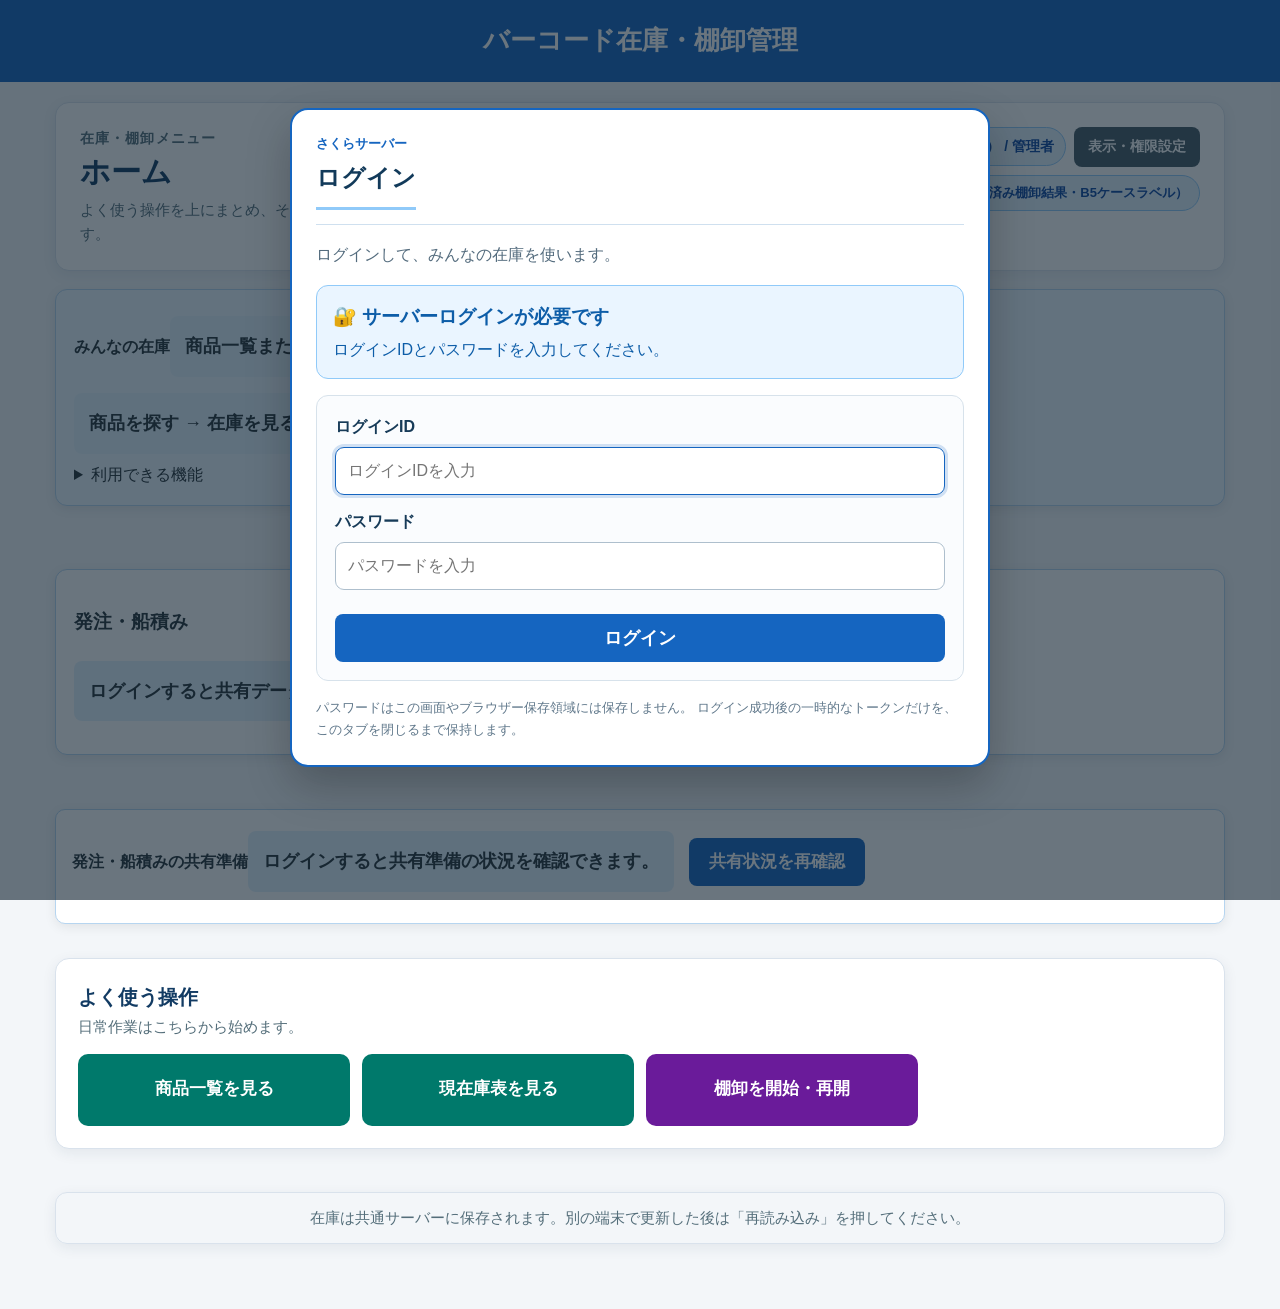
<file: index.html>
<!DOCTYPE html>
<html lang="ja">
<head>
  <meta charset="UTF-8">

  <meta
    name="viewport"
    content="width=device-width, initial-scale=1.0"
  >

  <meta name="theme-color" content="#1565c0">

  <link rel="stylesheet" href="style.css?v=293171">

  <link rel="manifest" href="manifest.json">

  <link
    rel="apple-touch-icon"
    sizes="180x180"
    href="icons/icon-192.png"
  >

  <link rel="icon" type="image/png" href="icons/icon-192.png">

  <title>バーコード在庫・棚卸管理</title>
</head>

<body>
  <header>
    <h1>バーコード在庫・棚卸管理</h1>
  </header>

  <main>
    <!-- ホーム画面 -->
    <section id="home" class="home-dashboard">
      <div class="home-dashboard-heading">
        <div>
          <span class="home-dashboard-kicker">
            在庫・棚卸メニュー
          </span>

          <h2>ホーム</h2>

          <p class="home-dashboard-subtitle">
            よく使う操作を上にまとめ、その他の機能は目的別に整理しています。
          </p>
        </div>

        <div class="home-mode-actions">
          <span id="home-mode-status" aria-live="polite">
            自動 / 管理者
          </span>

          <button
            id="show-app-settings-button"
            type="button"
          >
            表示・権限設定
          </button>

          <span class="home-version-badge">
            画面版 v295.1（保存済み棚卸結果・B5ケースラベル）
          </span>
        </div>
      </div>

      <p id="home-role-notice" hidden>
        🔒 作業者モード中です。日常作業に必要なメニューだけを表示しています。
      </p>

      <section
        id="home-natural-stock-search"
        class="home-natural-stock-search"
        aria-labelledby="home-natural-stock-search-title"
      >
        <div class="home-natural-stock-search-heading">
          <div>
            <span class="home-natural-stock-search-kicker">
              すぐ検索
            </span>

            <h3 id="home-natural-stock-search-title">
              文章で検索
            </h3>
          </div>

          <p>
            商品コード・社内コード・JAN・商品名・船便名や日付を文章で入力できます。在庫・月平均・販売予定・船便情報と、その関連情報をまとめて確認できます。
          </p>
        </div>

        <form id="home-natural-stock-search-form">
          <div class="home-natural-stock-search-input-row">
            <input
              id="home-natural-stock-search-input"
              type="search"
              autocomplete="off"
              enterkeyhint="search"
              placeholder="例：KW-251BKの月平均を教えて"
            >

            <button
              id="home-natural-stock-search-submit"
              type="submit"
            >
              検索
            </button>
          </div>
        </form>

        <div
          id="home-natural-stock-search-status"
          class="natural-stock-search-status home-natural-stock-search-status"
          aria-live="polite"
          hidden
        ></div>

        <div
          id="home-natural-stock-search-result"
          class="natural-stock-search-result home-natural-stock-search-result"
        ></div>
      </section>

      <div
        class="home-summary-grid"
        aria-label="在庫の概要"
      >
        <article class="home-summary-card home-summary-products">
          <span class="home-summary-label">
            登録商品数
          </span>

          <strong>
            <span id="product-count">0</span>
            <small>件</small>
          </strong>
        </article>

        <article class="home-summary-card home-summary-stock">
          <span class="home-summary-label">
            総在庫数
          </span>

          <strong>
            <span id="total-stock">0</span>
            <small>個</small>
          </strong>
        </article>

        <article
          id="out-of-stock-summary"
          class="home-summary-card home-summary-out"
        >
          <span class="home-summary-label">
            在庫切れ
          </span>

          <strong>
            <span id="out-of-stock-count">0</span>
            <small>件</small>
          </strong>
        </article>

        <article
          id="low-stock-summary"
          class="home-summary-card home-summary-low"
        >
          <span class="home-summary-label">
            要補充
          </span>

          <strong>
            <span id="low-stock-count">0</span>
            <small>件</small>
          </strong>
        </article>
      </div>

      <section
        class="home-quick-section"
        aria-labelledby="home-quick-title"
      >
        <div class="home-section-heading">
          <div>
            <h3 id="home-quick-title">
              よく使う操作
            </h3>

            <p>
              日常作業はこちらから始めます。
            </p>
          </div>
        </div>

        <div
          id="home-quick-action-buttons"
          class="home-action-grid"
        >
          <button
            id="show-list-button"
            type="button"
          >
            商品一覧を見る
          </button>

          <button
            id="show-register-button"
            type="button"
          >
            商品を登録する
          </button>
        </div>
      </section>

      <div class="home-function-grid">
        <details
          class="home-function-panel"
          data-home-panel="product"
        >
          <summary>
            商品・在庫
          </summary>

          <p class="home-panel-description">
            商品検索、現在庫確認、バーコード印刷、商品データの入出力をまとめています。
          </p>

          <div
            id="home-product-buttons"
            class="home-panel-buttons"
          >
            <button
              id="show-barcode-lookup-button"
              type="button"
            >
              社内コード・JANコードで探す
            </button>

            <button
              id="show-unassigned-location-button"
              type="button"
            >
              区画未設定商品一覧
            </button>

            <button
              id="show-barcode-print-button"
              type="button"
            >
              バーコードを印刷する
            </button>
          </div>
        </details>

        <details
          class="home-function-panel"
          data-home-panel="inventory"
        >
          <summary>
            入出庫・移動
          </summary>

          <p class="home-panel-description">
            入出庫履歴と商品移動をまとめています。
          </p>

          <div
            id="home-inventory-buttons"
            class="home-panel-buttons"
          >
            <button
              id="show-history-button"
              type="button"
            >
              入出庫履歴を見る
            </button>
          </div>
        </details>

        <details
          class="home-function-panel"
          data-home-panel="processing"
        >
          <summary>
            加工・切替
          </summary>

          <p class="home-panel-description">
            加工・商品切替の記入シートと、作業後の在庫反映をまとめています。
          </p>

          <div
            id="home-processing-buttons"
            class="home-panel-buttons"
          >
            <button
              id="show-processing-sheet-button"
              type="button"
            >
              加工・商品切替 記入シート
            </button>

            <button
              id="show-processing-conversion-button"
              type="button"
            >
              加工・商品切替 在庫反映
            </button>
          </div>
        </details>

        <details
          class="home-function-panel"
          data-home-panel="disposal"
        >
          <summary>
            廃棄
          </summary>

          <p class="home-panel-description">
            廃棄予定の商品を事前に登録し、印刷・在庫反映を行います。
          </p>

          <div
            id="home-disposal-buttons"
            class="home-panel-buttons"
          ></div>
        </details>

        <details
          class="home-function-panel"
          data-home-panel="stocktaking"
        >
          <summary>
            棚卸
          </summary>

          <p class="home-panel-description">
            通常棚卸、単体確認、棚卸履歴、集約・反映をまとめています。
          </p>

          <div
            id="home-stocktaking-buttons"
            class="home-panel-buttons"
          ></div>
        </details>

        <details
          class="home-function-panel"
          data-home-panel="sales"
        >
          <summary>
            販売・実績
          </summary>

          <p class="home-panel-description">
            販売予定、販売実績、通常出荷、出荷が少ない商品をまとめています。
          </p>

          <div
            id="home-sales-buttons"
            class="home-panel-buttons"
          >
            <button
              id="show-sales-plan-button"
              type="button"
            >
              販売予定を登録する
            </button>

            <button
              id="show-sales-plan-list-button"
              type="button"
            >
              販売予定一覧を見る
            </button>

            <button
              id="show-sales-actual-import-button"
              type="button"
            >
              販売実績CSVを読み込む
            </button>

            <button
              id="show-customer-master-button"
              type="button"
            >
              取引先マスタを見る
            </button>

            <button
              id="show-normal-shipment-button"
              type="button"
            >
              通常出荷商品を見る
            </button>

            <button
              id="show-low-shipment-button"
              type="button"
            >
              出荷が少ない商品を見る
            </button>
          </div>
        </details>

        <details
          class="home-function-panel"
          data-home-panel="purchase"
        >
          <summary>
            発注・分析
          </summary>

          <p class="home-panel-description">
            発注判定、発注残、注残、季節変動の確認をまとめています。
          </p>

          <div
            id="home-purchase-buttons"
            class="home-panel-buttons"
          >
            <button
              id="show-purchase-required-button"
              type="button"
            >
              発注が必要な商品一覧
            </button>

            <button
              id="show-order-remaining-button"
              type="button"
            >
              発注残一覧・編集
            </button>

            <button
              id="show-backorder-list-button"
              type="button"
            >
              注残リストを読み込む・見る
            </button>

            <button
              id="show-seasonal-trend-button"
              type="button"
            >
              季節変動商品一覧
            </button>
          </div>
        </details>

        <details
          class="home-function-panel"
          data-home-panel="shipping"
        >
          <summary>
            船便・入荷
          </summary>

          <p class="home-panel-description">
            船便登録 → 船積商品振分け → 倉庫振分けの順に操作します。
          </p>

          <div
            id="home-shipping-buttons"
            class="home-panel-buttons"
          >
            <button
              id="show-shipping-schedule-button"
              type="button"
            >
              船便スケジュールを登録する
            </button>

            <button
              id="show-shipping-allocation-button"
              type="button"
            >
              船積商品を船便に振り分ける
            </button>

            <button
              id="show-shipping-warehouse-allocation-button"
              type="button"
            >
              船積商品を倉庫へ振り分ける
            </button>
          </div>
        </details>

        <details
          class="home-function-panel"
          data-home-panel="data"
        >
          <summary>
            設定・データ
          </summary>

          <p class="home-panel-description">
            CSV出力・読込、バックアップ・復元、アプリ設定をまとめています。
          </p>

          <div
            id="home-data-buttons"
            class="home-panel-buttons"
          >
            <button
              id="home-open-app-settings-button"
              type="button"
            >
              表示・権限設定を開く
            </button>

            <button
              id="server-connection-test-button"
              type="button"
              class="home-dashboard-action home-action-settings"
            >
              サーバーログイン・商品検索
            </button>

            <button
              id="server-admin-credentials-button"
              type="button"
              class="home-dashboard-action home-action-settings"
            >
              管理者ログインID・パスワード変更
            </button>

            <button
              id="export-server-products-csv-button"
              type="button"
              class="home-dashboard-action home-action-export"
            >
              共有サーバーの商品マスタCSVを出力する
            </button>

            <button
              id="export-server-stock-history-csv-button"
              type="button"
              class="home-dashboard-action home-action-export"
            >
              共有サーバーの入出庫履歴CSVを出力する
            </button>

            <button
              id="show-server-csv-import-button"
              type="button"
              class="home-dashboard-action home-action-settings"
            >
              共有サーバーへ商品マスタCSVを一括登録
            </button>
          </div>
        </details>

        <details
          class="home-function-panel"
          data-home-panel="manual"
        >
          <summary>
            マニュアル
          </summary>

          <p class="home-panel-description">
            アプリの操作方法を確認します。キーワードで検索できます。
          </p>

          <div
            id="home-manual-buttons"
            class="home-panel-buttons"
          >
            <button
              id="show-manual-button"
              type="button"
              class="home-dashboard-action"
            >
              マニュアルを見る・検索する
            </button>
          </div>
        </details>
      </div>

      <p class="home-storage-note">
        この画面の在庫データは、現在開いている端末内に保存されています。
      </p>
    </section>


    <!-- 自然文での在庫検索 -->
    <section
      id="natural-stock-search-screen"
      class="natural-stock-search-screen"
      hidden
    >
      <div class="natural-stock-search-heading">
        <div>
          <span class="natural-stock-search-kicker">
            文章でかんたん検索
          </span>

          <h2>自然文で検索</h2>

          <p>
            社内コード・商品コード・JANコード・商品名に加えて、船便名や出港日を文章の中に入れて検索できます。船便に紐づく商品・数量・倉庫到着日・販売予定も確認できます。
          </p>
        </div>
      </div>

      <form id="natural-stock-search-form">
        <label for="natural-stock-search-input">
          在庫について質問する
        </label>

        <div class="natural-stock-search-input-row">
          <input
            id="natural-stock-search-input"
            type="search"
            autocomplete="off"
            placeholder="例：商品コードABC-123の在庫数は？"
          >

          <button
            id="natural-stock-search-submit"
            type="submit"
          >
            検索する
          </button>
        </div>
      </form>

      <div class="natural-stock-search-help">
        <strong>入力例</strong>
        <span>「ABC-123の在庫数は？」</span>
        <span>「10001はどこに何個ある？」</span>
        <span>「商品名○○の在庫を教えて」</span>
      </div>

      <div
        id="natural-stock-search-status"
        class="natural-stock-search-status"
        aria-live="polite"
      >
        質問を入力して「検索する」を押してください。
      </div>

      <div
        id="natural-stock-search-result"
        class="natural-stock-search-result"
      ></div>

      <button
        id="natural-stock-search-back-button"
        type="button"
        class="natural-stock-search-back-button"
      >
        ホームへ戻る
      </button>
    </section>


    <!-- 表示・権限設定 -->
    <section id="app-settings-screen" hidden>
      <h2>表示・権限設定</h2>

      <p>
        この端末で使う画面表示と、ホームに表示するメニューを設定します。
        設定内容はこの端末に保存されます。
      </p>

      <div class="app-settings-card">
        <div class="app-settings-grid">
          <div>
            <label for="app-display-mode">
              表示モード
            </label>
            <select id="app-display-mode">
              <option value="auto">自動</option>
              <option value="pc">PC表示</option>
              <option value="mobile">スマホ表示</option>
            </select>
          </div>

          <div>
            <label for="app-role-mode">
              権限モード
            </label>
            <select id="app-role-mode">
              <option value="admin">管理者</option>
              <option value="worker">作業者</option>
            </select>
          </div>
        </div>

        <div class="app-settings-worker-menu">
          <strong>作業者モードで表示する主なメニュー</strong>
          バーコード読み取り、商品一覧、手入力検索、入出庫履歴、棚卸、商品移動、販売予定一覧、発注必要一覧、出荷低迷一覧など。
        </div>

        <div id="admin-pin-settings">
          <strong id="admin-pin-status">管理者PIN：未設定</strong>
          <p>
            作業者モードから管理者モードへ戻るときに使用するPINです。
            4～8桁の数字で設定してください。
          </p>

          <div class="admin-pin-fields">
            <div>
              <label for="admin-pin-input">新しい管理者PIN</label>
              <input
                id="admin-pin-input"
                type="password"
                inputmode="numeric"
                maxlength="8"
                autocomplete="off"
                placeholder="例：4～8桁"
              >
            </div>

            <div>
              <label for="admin-pin-confirm-input">確認用PIN</label>
              <input
                id="admin-pin-confirm-input"
                type="password"
                inputmode="numeric"
                maxlength="8"
                autocomplete="off"
                placeholder="同じPINを入力"
              >
            </div>
          </div>
        </div>

        <div class="app-settings-monitor-customers">
          <strong>販売実績CSV 監視企業</strong>
          <p>
            ここに登録した企業名を取引先名に含む販売実績が取り込まれたとき、
            出荷した商品と数量を警告表示します。
            「清水産業」のように会社名の一部だけ登録しても判定できます。
          </p>

          <div class="app-settings-monitor-input-row">
            <input
              id="monitored-customer-input"
              type="text"
              placeholder="例：清水産業"
              autocomplete="off"
            >
            <button
              id="add-monitored-customer-button"
              type="button"
            >
              企業を追加する
            </button>
          </div>

          <div
            id="monitored-customer-list"
            class="app-settings-monitor-list"
          ></div>
          <small>初期設定：清水産業、後藤。削除・追加した内容は「設定を保存する」でこの端末に保存されます。</small>
        </div>

        <div class="app-settings-note">
          <strong>権限について</strong><br>
          作業者モードでは、商品登録・商品編集・商品削除・数量調整などの管理操作を制限します。<br>
          管理者モードへ戻るときは、設定した管理者PINが必要です。<br>
          <small>※ このPINは端末内の誤操作防止用です。本格的な社員ログイン機能は、将来データ共有を導入するときに追加します。</small>
        </div>

        <div class="app-settings-actions">
          <button
            id="back-home-from-app-settings"
            type="button"
          >
            ホームへ戻る
          </button>

          <button
            id="save-app-settings-button"
            type="button"
          >
            設定を保存する
          </button>
        </div>
      </div>
    </section>

    <!-- 操作マニュアル -->
    <section id="manual-screen" hidden>
      <div class="manual-heading">
        <div>
          <span class="manual-kicker">操作ガイド</span>
          <h2>マニュアル</h2>
          <p>
            分からない操作をキーワードで検索できます。
            「棚卸」「CSV」「発注」「船積」など、短い言葉で検索するのがおすすめです。
          </p>
        </div>
      </div>

      <div class="manual-search-card">
        <label for="manual-search-input">マニュアルを検索</label>
        <div class="manual-search-row">
          <input
            id="manual-search-input"
            type="search"
            autocomplete="off"
            placeholder="例：棚卸、CSV、追加発注、バーコード印刷"
          >
          <button id="manual-search-clear" type="button">検索をクリア</button>
        </div>
        <p id="manual-search-status" class="manual-search-status" aria-live="polite">
          すべての項目を表示しています。
        </p>
      </div>

      <div id="manual-topic-list" class="manual-topic-list">
        <details class="manual-topic" data-manual-keywords="ホーム 画面 メニュー 管理者 作業者 表示 権限 初めて はじめに">
          <summary>1. ホーム画面・表示モード・権限</summary>
          <div class="manual-topic-body">
            <ol>
              <li>ホーム画面から、使いたい機能のボタンを押します。</li>
              <li>右上の「表示・権限設定」から、PC表示・スマホ表示・管理者・作業者を切り替えます。</li>
              <li>作業者モードでは、商品削除や数量調整など一部の管理操作が非表示になります。</li>
              <li>画面右上の「画面版 v○○」で、更新後のバージョンを確認できます。</li>
            </ol>
          </div>
        </details>

        <details class="manual-topic" data-manual-keywords="商品 一覧 検索 社内コード 商品コード JAN 商品名 在庫 場所 自然文 KW">
          <summary>2. 商品一覧・在庫を検索する</summary>
          <div class="manual-topic-body">
            <ol>
              <li>ホームの「商品一覧」から登録済み商品を確認します。</li>
              <li>社内コード・商品コード・JANコード・商品名などで商品を絞り込めます。</li>
              <li>ホーム上部の文章検索では、「KW-251BKの在庫数は？」のように入力できます。</li>
              <li>検索結果では、合計在庫と本社・酒本倉庫などの場所別在庫を確認できます。</li>
            </ol>
          </div>
        </details>

        <details class="manual-topic" data-manual-keywords="入庫 出庫 在庫 履歴 数量 使用 販売 出荷 調整">
          <summary>3. 入庫・出庫・在庫履歴</summary>
          <div class="manual-topic-body">
            <ol>
              <li>商品一覧から対象商品を開きます。</li>
              <li>商品詳細の「入庫する」または「出庫する」を押します。</li>
              <li>数量・担当者・理由などを入力して確定します。</li>
              <li>「在庫履歴を見る」から、その商品の在庫の動きを確認できます。</li>
              <li>在庫数を直接修正する場合は、管理者モードの「数量調整する」を使用します。</li>
            </ol>
          </div>
        </details>

        <details class="manual-topic" data-manual-keywords="棚卸 バーコード 手入力 実在庫 場所 一括0 確定 履歴 集約 CSV 送信">
          <summary>4. 棚卸をする</summary>
          <div class="manual-topic-body">
            <ol>
              <li>特定の商品だけ在庫を再確認するときは、ホームの「商品単体を棚卸する」を使います。当日の出荷終了後、販売実績CSVを反映してから数えるのがおすすめです。</li>
              <li>通常の棚卸は、ホームの「棚卸を開始する」を押します。</li>
              <li>棚卸する場所と担当者などを設定します。</li>
              <li>バーコード読み取り、または手入力で商品を呼び出します。</li>
              <li>実際に数えた数量を入力します。</li>
              <li>未確認商品を確認してから棚卸を確定します。</li>
              <li>必要に応じて棚卸結果CSVや集約機能を使用します。</li>
            </ol>
            <p class="manual-note">棚卸場所が確定している画面では、場所欄を省略して数量入力を大きく表示します。</p>
          </div>
        </details>

        <details class="manual-topic" data-manual-keywords="販売予定 取引先 副題 出荷時期 期間 複数商品 まとめ入力 カレンダー リスト 印刷">
          <summary>5. 販売予定を登録・確認する</summary>
          <div class="manual-topic-body">
            <ol>
              <li>ホームの「販売予定を登録する」を開きます。</li>
              <li>取引先名・副題・出荷日または出荷期間を入力します。</li>
              <li>社内コードや商品コードから商品を呼び出し、数量を入力します。</li>
              <li>同じ取引先・同じ出荷期間の商品は、複数商品をまとめて登録できます。</li>
              <li>「販売予定一覧を見る」から登録内容を確認・編集・印刷できます。</li>
            </ol>
          </div>
        </details>

        <details class="manual-topic" data-manual-keywords="販売実績 CSV 通常出荷 数量 月平均 販売予定 除外 6か月">
          <summary>6. 販売実績CSV・通常出荷数量</summary>
          <div class="manual-topic-body">
            <ol>
              <li>ホームの「販売実績CSVを読み込む」から販売実績を取り込みます。</li>
              <li>「通常出荷商品を見る」を開くと、前月までの直近6か月を集計します。</li>
              <li>通常出荷数量の表示はこれまでどおり販売予定との照合結果を確認できます。</li>
              <li>発注判定・出荷低迷・船積・ホーム検索の月平均は、「株式会社 後藤」「清水産業 株式会社」の販売実績を除外して6か月平均を計算します。</li>
              <li>「季節変動商品一覧」では、春・夏・秋・冬ごとの月平均を比較し、増えやすい商品・減りやすい商品を確認できます。</li>
            </ol>
            <p class="manual-note">出荷済みの販売予定を削除すると照合できなくなるため、基本的に履歴として残します。</p>
          </div>
        </details>

        <details class="manual-topic" data-manual-keywords="発注 必要 商品一覧 発注残 追加発注 入荷 仕入先 履歴 注残 廃盤予定">
          <summary>7. 発注が必要な商品・発注残・追加発注</summary>
          <div class="manual-topic-body">
            <ol>
              <li>「発注が必要な商品一覧」で不足候補を確認します。</li>
              <li>発注済み数量は「発注残」として管理し、現在庫とは分けて扱います。</li>
              <li>仕入先へ追加発注した場合は、商品詳細の「追加発注する」から数量を入力します。</li>
              <li>追加発注を登録すると、現在庫は変えず、発注残だけが増えます。</li>
              <li>発注残の変更は「発注残一覧・編集」の変更履歴で確認できます。</li>
              <li>商品が入荷したときは、入荷数量に応じて発注残を減らします。</li>
            </ol>
          </div>
        </details>

        <details class="manual-topic" data-manual-keywords="船便 船積 スケジュール 出港 入港 倉庫到着日 振り分け 倉庫 仕入先 入荷">
          <summary>8. 船便スケジュール・船積リスト</summary>
          <div class="manual-topic-body">
            <ol>
              <li>「船便スケジュールを登録する」から出港日・入港日・倉庫到着日などを登録します。</li>
              <li>「船積商品を船便に振り分ける」で、対象商品と船積数量を設定します。</li>
              <li>「船積商品を倉庫へ振り分ける」で、各倉庫への数量を編集します。</li>
              <li>必要に応じて船積リストや倉庫振分け内容を印刷します。</li>
              <li>船便の入荷反映は、倉庫到着日を基準に処理します。</li>
            </ol>
          </div>
        </details>

        <details class="manual-topic" data-manual-keywords="移動 倉庫 本社 酒本 移動元 移動先 リスト 印刷 チェック">
          <summary>9. 商品を倉庫・本社間で移動する</summary>
          <div class="manual-topic-body">
            <ol>
              <li>商品移動の画面で、移動元・移動先・商品・移動数量を設定します。</li>
              <li>移動内容を確認して確定します。</li>
              <li>必要に応じて移動リストを印刷し、移動元・移動先の確認に使用します。</li>
            </ol>
          </div>
        </details>

        <details class="manual-topic" data-manual-keywords="加工 商品切替 記入シート B5 印刷 加工元 加工後 使用数量 完成数量 ロス 作業場">
          <summary>10. 加工・商品切替の記入シートを印刷する</summary>
          <div class="manual-topic-body">
            <ol>
              <li>ホームの「加工・切替」から「加工・商品切替 記入シート」を開きます。</li>
              <li>画面で用紙の内容を確認し、「B5で印刷する」を押します。</li>
              <li>作業場では、加工元A・加工後B・使用数量・完成数量・担当者などを手書きします。</li>
              <li>作業後は用紙を在庫管理担当者へ提出し、在庫反映後に確認欄へ記入します。</li>
            </ol>
            <p class="manual-note">印刷はB5縦1枚を想定しています。プリンター側でも用紙サイズがB5になっていることを確認してください。</p>
          </div>
        </details>

        <details class="manual-topic" data-manual-keywords="バーコード 印刷 社内コード JAN CODE128 EAN A4 4分割 8分割 ラベル 枚数">
          <summary>11. バーコードを印刷する</summary>
          <div class="manual-topic-body">
            <ol>
              <li>ホームの「バーコードを印刷する」を開きます。</li>
              <li>商品を検索して、印刷対象へ追加します。</li>
              <li>社内コード・JANコード、A4の分割数、ラベル枚数を設定します。</li>
              <li>「選択したバーコードを印刷する」で印刷画面を開きます。</li>
            </ol>
          </div>
        </details>

        <details class="manual-topic" data-manual-keywords="CSV 商品マスタ 商品一覧 入出庫 棚卸 読込 出力 Excel UTF-8 BOM バックアップ 復元 保存">
          <summary>12. CSV・バックアップ・復元</summary>
          <div class="manual-topic-body">
            <ol>
              <li>商品マスタ・入出庫履歴・棚卸結果などはCSVで出力できます。</li>
              <li>商品データを一括登録するときはCSV読込を使用し、プレビューとエラーを確認します。</li>
              <li>アプリ全体のデータを保存するときは「バックアップ」を使用します。</li>
              <li>別端末や復旧時は、対応するバックアップファイルを選んで復元します。</li>
            </ol>
            <p class="manual-note">大きな変更やCSV更新の前には、先にバックアップを取るのがおすすめです。</p>
          </div>
        </details>

        <details class="manual-topic" data-manual-keywords="PWA ホーム画面 追加 アプリ スマホ iPhone Android オフライン 更新 Ctrl F5 バージョン">
          <summary>13. スマホ・PWA・画面更新</summary>
          <div class="manual-topic-body">
            <ol>
              <li>対応端末ではホーム画面へ追加して、アプリのように起動できます。</li>
              <li>更新後は画面右上のバージョン番号を確認します。</li>
              <li>PCで古い画面が残る場合は、Ctrlキーを押しながらF5キーを押して再読み込みします。</li>
              <li>スマホ表示では、棚卸や商品確認をしやすい画面構成になります。</li>
            </ol>
          </div>
        </details>
      </div>

      <div id="manual-no-results" class="manual-no-results" hidden>
        <strong>該当する項目が見つかりませんでした。</strong>
        <p>短い言葉に変えて検索してください。例：「発注」「棚卸」「CSV」</p>
      </div>

      <button id="back-home-from-manual" type="button" class="manual-back-button">
        ホームへ戻る
      </button>
    </section>

    <!-- 加工・商品切替 記入シート -->
    <section id="processing-sheet-screen" hidden>
      <div class="processing-screen-heading">
        <h2>加工・商品切替 記入シート</h2>
        <p>作業場で手書きしてもらうためのB5縦向きの記入シートです。画面で内容を確認して、そのまま印刷できます。</p>
      </div>

      <div class="processing-screen-actions">
        <button id="print-processing-sheet-button" type="button">B5で印刷する</button>
        <button id="back-home-from-processing-sheet" type="button">ホームへ戻る</button>
      </div>

      <p class="processing-preview-note">
        印刷画面が開いたら、プリンターの用紙サイズが「B5」、向きが「縦」になっていることを確認してください。
      </p>

      <div class="processing-paper-wrap">
        <article id="processing-sheet-paper" class="processing-paper">
          <div class="processing-paper-title">
            <h1>加工・商品切替 記入シート</h1>
            <p>作業場記入用</p>
          </div>

          <table class="processing-table processing-basic-table">
            <tbody>
              <tr>
                <th>作業日</th>
                <td></td>
                <th>担当者</th>
                <td></td>
              </tr>
              <tr>
                <th>作業場所</th>
                <td></td>
                <th>作業番号</th>
                <td></td>
              </tr>
            </tbody>
          </table>

          <section class="processing-section">
            <div class="processing-section-heading">
              <span>加工元の商品（A）</span>
              <small>加工する前の商品</small>
            </div>
            <table class="processing-table processing-product-table">
              <tbody>
                <tr>
                  <th>社内コード</th>
                  <td></td>
                  <th>商品コード</th>
                  <td></td>
                </tr>
                <tr>
                  <th>商品名</th>
                  <td colspan="3"></td>
                </tr>
                <tr>
                  <th>色</th>
                  <td></td>
                  <th>保管場所</th>
                  <td></td>
                </tr>
                <tr class="processing-quantity-row">
                  <th>使用数量</th>
                  <td colspan="3"></td>
                </tr>
              </tbody>
            </table>
          </section>

          <div class="processing-arrow">↓ 加工・商品切替 ↓</div>

          <section class="processing-section">
            <div class="processing-section-heading">
              <span>加工後の商品（B）</span>
              <small>加工して完成した商品</small>
            </div>
            <table class="processing-table processing-product-table">
              <tbody>
                <tr>
                  <th>社内コード</th>
                  <td></td>
                  <th>商品コード</th>
                  <td></td>
                </tr>
                <tr>
                  <th>商品名</th>
                  <td colspan="3"></td>
                </tr>
                <tr>
                  <th>色</th>
                  <td></td>
                  <th>保管場所</th>
                  <td></td>
                </tr>
                <tr class="processing-quantity-row">
                  <th>完成数量</th>
                  <td colspan="3"></td>
                </tr>
              </tbody>
            </table>
          </section>

          <section class="processing-section">
            <div class="processing-section-heading">
              <span>差異・補足</span>
              <small>必要な場合のみ記入</small>
            </div>
            <table class="processing-table processing-loss-table">
              <tbody>
                <tr>
                  <th>加工ロス数量</th>
                  <td></td>
                </tr>
              </tbody>
            </table>
            <div class="processing-notes">
              <strong>加工内容・理由</strong>
              <span class="processing-note-line"></span>
              <span class="processing-note-line"></span>
            </div>
            <div class="processing-notes">
              <strong>備考</strong>
              <span class="processing-note-line"></span>
              <span class="processing-note-line"></span>
            </div>
          </section>

          <table class="processing-table processing-confirm-table">
            <tbody>
              <tr>
                <th>作業者確認</th>
                <td></td>
                <th>受取確認</th>
                <td></td>
              </tr>
              <tr>
                <th>在庫反映確認</th>
                <td></td>
                <th>在庫反映日</th>
                <td></td>
              </tr>
            </tbody>
          </table>

          <p class="processing-footer-note">
            ※ 作業完了後、この用紙を在庫管理担当者へ提出してください。
          </p>
        </article>
      </div>
    </section>

    <!-- 加工・商品切替 在庫反映 -->
    <section id="processing-conversion-screen" hidden>
      <div class="processing-conversion-heading">
        <h2>加工・商品切替 在庫反映</h2>
        <p>作業場から戻ってきた「加工・商品切替 記入シート」を見ながら、加工元Aを減らし、加工後Bを増やします。</p>
      </div>

      <div class="processing-conversion-guide">
        <strong>この処理で行うこと</strong>
        <span>加工元A：在庫を減らす ／ 加工後B：在庫を増やす ／ 両方の入出庫履歴に「加工・商品切替」として記録します。</span>
      </div>

      <form id="processing-conversion-form" novalidate>
        <section class="processing-conversion-card processing-conversion-basic">
          <h3>1. 基本情報</h3>
          <div class="processing-conversion-grid processing-conversion-grid-4">
            <label>
              <span>作業日（必須）</span>
              <input id="processing-conversion-date" type="date" required>
            </label>
            <label>
              <span>担当者（必須）</span>
              <input id="processing-conversion-person" type="text" placeholder="例：担当者" required>
            </label>
            <label>
              <span>作業場所</span>
              <input id="processing-conversion-workplace" type="text" placeholder="例：本社加工場">
            </label>
            <label>
              <span>作業番号</span>
              <input id="processing-conversion-work-no" type="text" placeholder="記入シートの番号">
            </label>
          </div>
        </section>

        <section class="processing-conversion-card processing-source-card">
          <div class="processing-conversion-card-title">
            <div>
              <span class="processing-conversion-badge processing-conversion-badge-a">A</span>
              <strong>加工元の商品</strong>
            </div>
            <span>在庫を減らす商品</span>
          </div>

          <div class="processing-conversion-search-row">
            <input id="processing-source-search" type="text" autocomplete="off" placeholder="社内コード・商品コード・商品名で検索">
            <button id="processing-source-search-button" type="button">商品を検索</button>
          </div>
          <div id="processing-source-candidates" class="processing-conversion-candidates" hidden></div>

          <div id="processing-source-selected" class="processing-conversion-selected" hidden>
            <div class="processing-conversion-product-summary">
              <div><span>社内コード</span><strong id="processing-source-internal-code">-</strong></div>
              <div><span>商品コード</span><strong id="processing-source-product-code">-</strong></div>
              <div class="wide"><span>商品名</span><strong id="processing-source-product-name">-</strong></div>
              <div><span>色</span><strong id="processing-source-color">-</strong></div>
              <div><span>総在庫</span><strong id="processing-source-total-stock">0個</strong></div>
            </div>

            <div class="processing-conversion-grid processing-conversion-grid-3">
              <label>
                <span>加工元の保管場所（必須）</span>
                <select id="processing-source-location" required></select>
              </label>
              <label>
                <span>その場所の現在庫</span>
                <input id="processing-source-location-stock" type="text" readonly>
              </label>
              <label>
                <span>使用数量（必須）</span>
                <input id="processing-source-quantity" type="number" min="1" step="1" value="1" required>
              </label>
            </div>
          </div>
        </section>

        <div class="processing-conversion-arrow">↓ 加工・商品切替 ↓</div>

        <section class="processing-conversion-card processing-target-card">
          <div class="processing-conversion-card-title">
            <div>
              <span class="processing-conversion-badge processing-conversion-badge-b">B</span>
              <strong>加工後の商品</strong>
            </div>
            <span>在庫を増やす商品</span>
          </div>

          <div class="processing-conversion-search-row">
            <input id="processing-target-search" type="text" autocomplete="off" placeholder="社内コード・商品コード・商品名で検索">
            <button id="processing-target-search-button" type="button">商品を検索</button>
          </div>
          <div id="processing-target-candidates" class="processing-conversion-candidates" hidden></div>

          <div id="processing-target-selected" class="processing-conversion-selected" hidden>
            <div class="processing-conversion-product-summary">
              <div><span>社内コード</span><strong id="processing-target-internal-code">-</strong></div>
              <div><span>商品コード</span><strong id="processing-target-product-code">-</strong></div>
              <div class="wide"><span>商品名</span><strong id="processing-target-product-name">-</strong></div>
              <div><span>色</span><strong id="processing-target-color">-</strong></div>
              <div><span>総在庫</span><strong id="processing-target-total-stock">0個</strong></div>
            </div>

            <div class="processing-conversion-grid processing-conversion-grid-3">
              <label>
                <span>加工後の保管場所（必須）</span>
                <select id="processing-target-location" required></select>
              </label>
              <label>
                <span>その場所の現在庫</span>
                <input id="processing-target-location-stock" type="text" readonly>
              </label>
              <label>
                <span>完成数量（必須）</span>
                <input id="processing-target-quantity" type="number" min="1" step="1" value="1" required>
              </label>
            </div>
          </div>
        </section>

        <section class="processing-conversion-card processing-conversion-notes-card">
          <h3>2. 差異・補足</h3>
          <div class="processing-conversion-grid processing-conversion-grid-3">
            <label>
              <span>使用数量</span>
              <input id="processing-summary-source-quantity" type="text" readonly value="1個">
            </label>
            <label>
              <span>完成数量</span>
              <input id="processing-summary-target-quantity" type="text" readonly value="1個">
            </label>
            <label>
              <span>差異（使用－完成）</span>
              <input id="processing-summary-difference" type="text" readonly value="0個">
            </label>
          </div>
          <label class="processing-conversion-memo-label">
            <span>加工内容・理由・備考</span>
            <textarea id="processing-conversion-memo" rows="3" placeholder="例：色変更のため加工。記入シートの備考など"></textarea>
          </label>
        </section>

        <div class="processing-conversion-actions">
          <button id="processing-conversion-confirm-button" type="submit">在庫反映内容を確認する</button>
          <button id="processing-conversion-clear-button" type="button">入力をクリア</button>
          <button id="back-home-from-processing-conversion" type="button">ホームへ戻る</button>
        </div>
      </form>
    </section>

    <!-- 販売予定表 -->
    <section id="sales-plan" hidden>
      <h2>販売予定表</h2>

      <p>
        今後の販売・出荷予定を登録します。
        商品は社内コードから登録済み商品を呼び出します。
      </p>

      <div class="sales-plan-screen-shortcuts" aria-label="販売予定表の画面移動">
        <button id="jump-sales-plan-form-button" type="button">販売予定を登録する</button>
        <button id="jump-sales-plan-list-button" type="button">販売予定一覧を見る</button>
      </div>

      <div id="sales-plan-form-area" class="sales-plan-card">
        <h3>販売予定を登録する</h3>

        <form id="sales-plan-form" novalidate>
          <div class="sales-plan-form-grid">
            <div>
              <label for="sales-plan-customer">取引先名（必須）</label>
              <input id="sales-plan-customer" type="text" required placeholder="例：清水産業">
            </div>

            <div>
              <label for="sales-plan-subtitle">副題・補足名（任意）</label>
              <input
                id="sales-plan-subtitle"
                type="text"
                placeholder="例：キャロット2633号"
              >
            </div>

            <div class="sales-plan-full">
              <label for="sales-plan-shipping-type">出荷日の指定方法（必須）</label>
              <select id="sales-plan-shipping-type" required>
                <option value="date">何月何日に出荷</option>
                <option value="period">何月何日から何月何日まで</option>
              </select>
            </div>

            <div id="sales-plan-shipping-date-area">
              <label for="sales-plan-shipping-date">出荷日（必須）</label>
              <input id="sales-plan-shipping-date" type="date">
            </div>

            <div id="sales-plan-shipping-period-start-area" hidden>
              <label for="sales-plan-shipping-start-date">出荷期間の開始日（必須）</label>
              <input id="sales-plan-shipping-start-date" type="date">
            </div>

            <div id="sales-plan-shipping-period-end-area" hidden>
              <label for="sales-plan-shipping-end-date">出荷期間の終了日（必須）</label>
              <input id="sales-plan-shipping-end-date" type="date">
            </div>

            <p id="sales-plan-shipping-note" class="sales-plan-full sales-plan-shipping-note">
              「何月何日に出荷」または「何月何日から何月何日まで」を選んで登録します。
            </p>

            <div class="sales-plan-full">
              <label for="sales-plan-remarks">備考（任意）</label>
              <textarea
                id="sales-plan-remarks"
                rows="3"
                placeholder="例：午前着希望、先方へ事前連絡、分納予定など"
              ></textarea>
              <small>入力した備考は、登録済みの販売予定一覧で確認できます。</small>
            </div>

            <div class="sales-plan-full">
              <label for="sales-plan-internal-code">社内コード・商品コード・JANコード（必須）</label>
              <div class="sales-plan-product-search-wrap">
                <div class="sales-plan-product-row">
                  <input
                    id="sales-plan-internal-code"
                    type="text"
                    autocomplete="off"
                    required
                    aria-autocomplete="list"
                    aria-controls="sales-plan-product-suggestions"
                    aria-expanded="false"
                    placeholder="社内コード・商品コード・JANコード・商品名で検索"
                  >
                  <button id="sales-plan-product-lookup-button" type="button">商品を検索・読み込む</button>
                </div>
                <div
                  id="sales-plan-product-suggestions"
                  class="sales-plan-product-suggestions"
                  role="listbox"
                  hidden
                ></div>
              </div>
              <small>入力すると候補を1商品につき1行で表示します。社内コード・商品コード・JANコード・商品名で検索できます。</small>
            </div>

            <div>
              <label for="sales-plan-product-code">商品コード</label>
              <input id="sales-plan-product-code" class="sales-plan-readonly" type="text" readonly>
            </div>

            <div>
              <label for="sales-plan-product-name">商品名</label>
              <input id="sales-plan-product-name" class="sales-plan-readonly" type="text" readonly>
            </div>

            <div>
              <label for="sales-plan-quantity">数量（必須）</label>
              <input id="sales-plan-quantity" type="number" min="1" step="1" value="1" required>
            </div>

            <div class="sales-plan-full sales-plan-add-item-area">
              <button id="add-sales-plan-item-button" type="button">
                この商品を追加する
              </button>
              <p class="sales-plan-add-item-note">
                商品を追加しても、取引先名・副題・出荷日・備考はそのまま残ります。続けて別の商品を追加できます。
              </p>
            </div>

            <div id="sales-plan-pending-area" class="sales-plan-full sales-plan-pending-area">
              <div class="sales-plan-pending-heading">
                <h4>今回まとめて登録する商品</h4>
                <strong id="sales-plan-pending-summary">0商品 / 合計0個</strong>
              </div>

              <div id="sales-plan-pending-list" class="sales-plan-pending-list">
                <p class="sales-plan-pending-empty">
                  まだ商品が追加されていません。
                </p>
              </div>
            </div>
          </div>

          <div class="sales-plan-form-actions">
            <button id="save-sales-plan-button" type="submit" disabled>
              追加した商品をまとめて登録する
            </button>
            <button id="cancel-sales-plan-edit-button" type="button" hidden>編集をやめる</button>
          </div>
        </form>
      </div>

      <div id="sales-plan-list-area" class="sales-plan-card">
        <h3>登録済みの販売予定</h3>

        <div class="sales-plan-filter-row">
          <div>
            <label for="sales-plan-search">検索</label>
            <input id="sales-plan-search" type="search" placeholder="取引先名・副題・備考・社内コード・商品コード・商品名">
          </div>
          <div>
            <label for="sales-plan-month-filter">出荷月で絞り込み</label>
            <input id="sales-plan-month-filter" type="month">
          </div>
        </div>

        <div class="sales-plan-ended-filter">
          <label for="sales-plan-show-ended">
            <input id="sales-plan-show-ended" type="checkbox">
            <span>終了した販売予定も表示する</span>
          </label>
          <p>通常は終了した予定を非表示にします。チェックすると終了済みの予定をグレーで表示します。登録データ・印刷・各種集計は変更しません。</p>
        </div>

        <div id="sales-plan-summary" class="sales-plan-summary-box">
          表示：0件 / 予定数量合計：0個
        </div>

        <div class="sales-plan-print-area">
          <div>
            <label for="sales-plan-print-month">印刷する月</label>
            <input id="sales-plan-print-month" type="month">
          </div>

          <div class="sales-plan-print-button-group">
            <strong>カレンダー形式</strong>
            <div class="sales-plan-print-button-row">
              <button
                id="print-sales-plan-calendar-button"
                type="button"
              >
                A3で印刷
              </button>
              <button
                id="print-sales-plan-calendar-a4-button"
                type="button"
              >
                A4で印刷
              </button>
            </div>
          </div>

          <div class="sales-plan-print-button-group">
            <strong>リスト形式</strong>
            <div class="sales-plan-print-button-row">
              <button
                id="print-sales-plan-list-button"
                type="button"
              >
                A3で印刷
              </button>
              <button
                id="print-sales-plan-list-a4-button"
                type="button"
              >
                A4で印刷
              </button>
            </div>
          </div>

          <p class="sales-plan-print-note">
            カレンダー形式・リスト形式ともに、A3横向きまたはA4横向きを選べます。<br>
            <strong>検索・出荷月の絞り込み中は、リスト形式は現在の検索・絞り込み結果だけを印刷します。</strong><br>
            カレンダー形式は、現在の検索・絞り込み結果のうち、上の「印刷する月」に該当する予定だけを印刷します。<br>
            検索・絞り込みがない場合は、これまでどおり「印刷する月」で選んだ月の全販売予定を印刷します。
          </p>
        </div>

        <div class="sales-plan-table-wrap">
          <table>
            <thead>
              <tr>
                <th>出荷時期</th>
                <th>取引先名</th>
                <th>副題</th>
                <th>備考</th>
                <th>社内コード</th>
                <th>商品コード</th>
                <th>商品名</th>
                <th>数量</th>
                <th>操作</th>
              </tr>
            </thead>
            <tbody id="sales-plan-table-body"></tbody>
          </table>
        </div>

        <div class="sales-plan-pager">
          <button id="sales-plan-prev-page" type="button">前へ</button>
          <strong id="sales-plan-page-status">1 / 1ページ</strong>
          <button id="sales-plan-next-page" type="button">次へ</button>
        </div>
      </div>

      <button id="back-home-from-sales-plan" type="button">ホームへ戻る</button>
    </section>

    <!-- 販売実績CSV読込 -->
    <section id="sales-actual-import" hidden>
      <h2>販売実績CSVを読み込む</h2>

      <p>
        日々の販売実績CSVを取り込み、売上から返品を差し引いた販売数を発注判定に使用します。
        商品はA列の社内コードだけで照合します。
      </p>

      <div style="margin: 14px 0 18px; padding: 14px 16px; border: 2px solid #f0a020; border-radius: 10px; background: #fff4df; color: #7a4300; line-height: 1.8;">
        <strong style="font-size: 1.05em;">⚠ 販売実績CSVを取り込むと、販売数量を場所別在庫から自動出庫します。</strong><br>
        出庫の優先順：<strong>本社 → 酒本倉庫1階 → 酒本倉庫2階</strong><br><br>
        返品分は販売数から差し引いて処理します。取込前に、下のプレビューで内容を必ず確認してください。<br>
        <strong>商品状態が「廃盤」の商品に加えて、CSV出庫数が現在庫を上回る商品も、CSV全体を事前確認してまとめてエラー表示します。</strong><br>
        エラーが複数あっても1件ずつ止めず、一覧と印刷でまとめて確認できます。
      </div>

      <div class="sales-actual-card">
        <h3>1. CSVを選ぶ</h3>
        <div class="sales-actual-map">
          <strong>今回使用する列</strong><br>
          A列：社内コード（CSV上の見出しは「商品コード」）<br>
          F列：出荷日<br>
          G列：出荷数量<br>
          L列：明細区分が「売上」「返品」の行を取込（返品はマイナス数量で差引）<br>
          B列・C列の商品名は照合には使用しません。
        </div>
        <p>
          <label for="sales-actual-file">販売実績CSV</label>
          <input id="sales-actual-file" type="file" accept=".csv,text/csv">
        </p>
      </div>

      <div class="sales-actual-card">
        <h3>2. 取込内容・エラーをまとめて確認する</h3>
        <div id="sales-actual-preview-summary" class="sales-actual-preview-summary">
          CSVを選ぶと、取り込み前に内容を確認できます。
        </div>
        <div id="sales-actual-preview-warnings" class="sales-actual-warnings"></div>
        <div class="sales-actual-table-wrap">
          <table class="sales-actual-preview-table">
            <thead>
              <tr>
                <th>出荷日</th>
                <th>社内コード</th>
                <th>商品コード</th>
                <th>取引先名</th>
                <th>数量</th>
                <th>商品照合</th>
              </tr>
            </thead>
            <tbody id="sales-actual-preview-body"></tbody>
          </table>
        </div>
        <div class="sales-actual-actions">
          <button id="import-sales-actual-button" type="button" disabled>このCSVを取り込む</button>
          <button
            id="print-sales-actual-errors-button"
            class="sales-actual-print-errors"
            type="button"
            disabled
          >
            エラー一覧を印刷する
          </button>
          <button id="clear-sales-actual-preview-button" type="button">選択を解除</button>
        </div>
      </div>

      <div class="sales-actual-card sales-actual-analysis-card">
        <h3>分析用：過去の販売実績CSVを読み込む</h3>

        <div class="sales-actual-analysis-notice">
          📈 季節変動や月平均の分析用です。<br>
          <strong>この読込では、現在庫・場所別在庫・入出庫履歴を一切変更しません。</strong><br>
          過去1年～3年分など、現在庫へ反映したくない販売実績はこちらから読み込んでください。
        </div>

        <div class="sales-actual-map">
          CSVの形式は通常の販売実績CSVと同じです。<br>
          A列：社内コード / F列：出荷日 / G列：出荷数量 / L列：明細区分（売上・返品）<br>
          同じ明細がすでに保存されている場合は、重複して保存しません。
        </div>

        <p>
          <label for="sales-actual-analysis-file"><strong>分析用の過去販売実績CSV</strong></label>
          <input id="sales-actual-analysis-file" type="file" accept=".csv,text/csv">
        </p>

        <div id="sales-actual-analysis-preview-summary" class="sales-actual-preview-summary">
          過去の販売実績CSVを選ぶと、分析用として保存する内容を確認できます。
        </div>
        <div id="sales-actual-analysis-preview-warnings" class="sales-actual-warnings"></div>

        <div class="sales-actual-table-wrap">
          <table class="sales-actual-preview-table">
            <thead>
              <tr>
                <th>出荷日</th>
                <th>社内コード</th>
                <th>商品コード</th>
                <th>取引先名</th>
                <th>数量</th>
                <th>保存区分</th>
              </tr>
            </thead>
            <tbody id="sales-actual-analysis-preview-body"></tbody>
          </table>
        </div>

        <div class="sales-actual-actions">
          <button id="import-sales-actual-analysis-button" type="button" disabled>
            このCSVを分析用として保存する
          </button>
          <button id="clear-sales-actual-analysis-preview-button" type="button">
            選択を解除
          </button>
        </div>
      </div>

      <div class="sales-actual-card">
        <h3>3. 取込履歴</h3>
        <p id="sales-actual-history-empty">まだ販売実績CSVを取り込んでいません。</p>

        <div class="sales-actual-history-sort" aria-label="取込履歴の検索・並び替え">
          <label class="sales-actual-history-search-label" for="sales-actual-history-search">
            履歴を検索
            <input
              id="sales-actual-history-search"
              type="search"
              placeholder="帳票日・ファイル名で検索　例：2026/8/28"
              autocomplete="off"
            >
          </label>

          <label for="sales-actual-history-sort-key">
            並び替える項目
            <select id="sales-actual-history-sort-key">
              <option value="importedAt">取込日時</option>
              <option value="reportPeriod">帳票期間</option>
            </select>
          </label>

          <label for="sales-actual-history-sort-direction">
            並び順
            <select id="sales-actual-history-sort-direction">
              <option value="desc">新しい順</option>
              <option value="asc">古い順</option>
            </select>
          </label>

          <label for="sales-actual-history-page-size">
            1ページの表示件数
            <select id="sales-actual-history-page-size">
              <option value="10" selected>10件</option>
              <option value="20">20件</option>
              <option value="50">50件</option>
            </select>
          </label>
        </div>

        <div class="sales-actual-history-status-row">
          <strong id="sales-actual-history-count">0件</strong>
          <button id="sales-actual-history-clear-search" type="button">検索を解除</button>
        </div>

        <div class="sales-actual-table-wrap sales-actual-history-table-wrap">
          <table>
            <thead>
              <tr>
                <th>取込日時</th>
                <th>ファイル名</th>
                <th>帳票期間</th>
                <th>種類</th>
                <th>取込件数</th>
                <th>未登録商品</th>
                <th>操作</th>
              </tr>
            </thead>
            <tbody id="sales-actual-import-history-body"></tbody>
          </table>
        </div>

        <div class="sales-actual-history-pagination" aria-label="取込履歴のページ移動">
          <button id="sales-actual-history-first" type="button">最初</button>
          <button id="sales-actual-history-prev" type="button">前へ</button>
          <strong id="sales-actual-history-page-info">1 / 1ページ</strong>
          <button id="sales-actual-history-next" type="button">次へ</button>
          <button id="sales-actual-history-last" type="button">最後</button>
        </div>
      </div>

      <button id="back-home-from-sales-actual" type="button">ホームへ戻る</button>
    </section>

    <!-- 取引先マスタ -->
    <section id="customer-master-screen" hidden>
      <div class="customer-master-title-row">
        <div>
          <p class="customer-master-kicker">取引先情報をまとめて管理</p>
          <h2>取引先マスタ</h2>
        </div>
        <button id="back-home-from-customer-master" type="button">ホームへ戻る</button>
      </div>

      <p class="customer-master-intro">
        取引先ごとの担当者・連絡先・出荷時の注意事項を保存できます。商品ごとの注意事項も登録できます。
      </p>
      <div class="customer-master-security-note">
        <strong>作業者モードでは閲覧のみ、管理者モードでは登録・編集・削除ができます。</strong>
        開発・試験中は架空の担当者名・連絡先を使用してください。
      </div>

      <div class="customer-master-toolbar">
        <label>
          取引先を検索
          <input id="customer-master-search" type="search" placeholder="取引先名・取引先コード・担当者名">
        </label>
        <button id="customer-master-new-button" type="button">＋ 新しい取引先を登録</button>
      </div>

      <div class="customer-master-summary">
        <div><span>登録取引先</span><strong id="customer-master-count">0社</strong></div>
        <div><span>販売実績監視</span><strong id="customer-master-monitor-count">0社</strong></div>
      </div>

      <div id="customer-master-list-area">
        <p id="customer-master-empty" class="customer-master-empty">まだ取引先が登録されていません。</p>
        <div class="customer-master-table-wrap">
          <table class="customer-master-table">
            <thead>
              <tr>
                <th>取引先コード</th>
                <th>取引先名</th>
                <th>担当者</th>
                <th>電話番号</th>
                <th>販売実績監視</th>
                <th>操作</th>
              </tr>
            </thead>
            <tbody id="customer-master-list-body"></tbody>
          </table>
        </div>
      </div>

      <div id="customer-master-viewer" class="customer-master-viewer" hidden>
        <div class="customer-master-viewer-heading">
          <div>
            <p class="customer-master-viewer-kicker">取引先情報</p>
            <h3 id="customer-master-view-name">-</h3>
          </div>
          <span>閲覧</span>
        </div>

        <div class="customer-master-view-grid">
          <div><span>取引先コード</span><strong id="customer-master-view-code">-</strong></div>
          <div><span>担当者名</span><strong id="customer-master-view-contact">-</strong></div>
          <div><span>電話番号</span><strong id="customer-master-view-phone">-</strong></div>
          <div><span>メールアドレス</span><strong id="customer-master-view-email">-</strong></div>
          <div class="customer-master-view-wide"><span>住所</span><strong id="customer-master-view-address">-</strong></div>
          <div class="customer-master-view-wide"><span>出荷先住所</span><strong id="customer-master-view-shipping-address">-</strong></div>
          <div><span>販売実績CSV監視</span><strong id="customer-master-view-monitor">対象外</strong></div>
          <div><span>監視キーワード</span><strong id="customer-master-view-monitor-keyword">-</strong></div>
        </div>

        <div class="customer-master-view-notice">
          <h4>⚠ 出荷時の共通注意事項</h4>
          <p id="customer-master-view-shipping-note">注意事項はありません。</p>
        </div>

        <div class="customer-master-view-memo">
          <h4>メモ</h4>
          <p id="customer-master-view-memo">-</p>
        </div>

        <div class="customer-master-view-product-notes">
          <h4>商品ごとの出荷注意事項</h4>
          <div id="customer-master-view-product-notes-list"></div>
        </div>

        <div class="customer-master-view-actions">
          <button id="customer-master-view-close-button" type="button">一覧へ戻る</button>
          <button id="customer-master-view-edit-button" type="button">取引先情報を編集する</button>
        </div>
      </div>

      <div id="customer-master-editor" class="customer-master-editor" hidden>
        <div class="customer-master-editor-heading">
          <h3 id="customer-master-editor-title">取引先を登録</h3>
          <span id="customer-master-editor-status">新規</span>
        </div>

        <div class="customer-master-form-grid">
          <label>
            取引先名 <strong class="required">必須</strong>
            <input id="customer-master-name" type="text" autocomplete="organization">
          </label>
          <label>
            取引先コード
            <input id="customer-master-code" type="text" placeholder="例：C001">
          </label>
          <label>
            担当者名
            <input id="customer-master-contact" type="text" autocomplete="name" placeholder="試験中は架空名を使用">
          </label>
          <label>
            電話番号
            <input id="customer-master-phone" type="tel" autocomplete="tel" placeholder="試験中は架空番号を使用">
          </label>
          <label>
            メールアドレス
            <input id="customer-master-email" type="email" autocomplete="email" placeholder="試験中は架空アドレスを使用">
          </label>
        </div>

        <div class="customer-master-form-grid customer-master-wide-fields">
          <label>
            住所
            <textarea id="customer-master-address" rows="2"></textarea>
          </label>
          <label>
            出荷先住所
            <textarea id="customer-master-shipping-address" rows="2" placeholder="住所と同じ場合は空欄でも可"></textarea>
          </label>
          <label>
            出荷時の共通注意事項
            <textarea id="customer-master-shipping-note" rows="3" placeholder="例：出荷前に連絡、納品時間指定など"></textarea>
          </label>
          <label>
            メモ
            <textarea id="customer-master-memo" rows="3"></textarea>
          </label>
        </div>

        <div class="customer-master-monitor-box">
          <label class="customer-master-check-label">
            <input id="customer-master-monitor" type="checkbox">
            この取引先の販売実績CSVを警告対象にする
          </label>
          <label>
            監視キーワード
            <input id="customer-master-monitor-keyword" type="text" placeholder="例：清水産業">
          </label>
          <p>会社名の一部を登録できます。保存すると「販売実績CSV 監視企業」の設定にも反映します。</p>
        </div>

        <div class="customer-master-product-notes">
          <h4>商品ごとの出荷注意事項</h4>
          <p>この取引先へ出荷するときだけ必要な、商品別の注意事項を登録できます。</p>
          <div class="customer-master-product-search-row">
            <input id="customer-master-product-search" type="search" placeholder="社内コード・商品コード・商品名で検索">
          </div>
          <div id="customer-master-product-search-results" class="customer-master-product-search-results"></div>
          <div id="customer-master-product-notes-list" class="customer-master-product-notes-list"></div>
        </div>

        <div class="customer-master-actions">
          <button id="customer-master-save-button" type="button">保存する</button>
          <button id="customer-master-cancel-button" type="button">編集をやめる</button>
          <button id="customer-master-delete-button" type="button" hidden>この取引先を削除</button>
        </div>
      </div>
    </section>

    <!-- 通常出荷数量 -->
    <section id="normal-shipment" hidden>
      <h2>通常出荷数量</h2>

      <p>
        販売実績CSVの出荷数量から、販売予定として登録していた出荷分を除いた「通常出荷数量」を確認できます。<br>
        月平均の計算は別ルールで、「株式会社 後藤」「清水産業 株式会社」の販売実績を除外した数量を使用します。
      </p>

      <div class="normal-shipment-card">
        <div id="normal-shipment-summary" class="normal-shipment-summary">
          通常出荷数量を計算します。
        </div>

        <div class="normal-shipment-note">
          <strong>計算方法</strong><br>
          通常出荷数量 ＝ 総出荷数量（返品差引後）－ 販売予定として照合できた数量<br>
          販売予定は「同じ商品・同じ取引先・出荷日または出荷期間」が一致した実績と照合します。<br>
          取引先名の「株式会社」などの表記差や空白は無視して照合します。<br>
          <strong>月平均の計算：</strong>前月までの直近6か月の販売実績から「株式会社 後藤」「清水産業 株式会社」を除外し、残った数量 ÷ 6（端数切り上げ）です。<br>
          <strong>注意：</strong>この画面の「通常出荷数量」は販売予定との照合結果を確認するための表示として残しています。
        </div>

        <p>
          <button id="refresh-normal-shipment-button" type="button">最新データで再計算する</button>
        </p>
      </div>

      <div id="normal-shipment-list-area" class="normal-shipment-card">
        <div class="normal-shipment-filter-row">
          <div>
            <label for="normal-shipment-search">商品を検索</label>
            <input id="normal-shipment-search" type="search" placeholder="社内コード・商品コード・商品名・保管場所">
          </div>

          <div>
            <label for="normal-shipment-filter">表示内容</label>
            <select id="normal-shipment-filter">
              <option value="all">すべての商品</option>
              <option value="normal">通常出荷あり</option>
              <option value="planned">販売予定分あり</option>
              <option value="actual">出荷実績あり</option>
            </select>
          </div>

          <strong id="normal-shipment-filter-count">表示：0商品</strong>
        </div>

        <div class="normal-shipment-table-wrap">
          <table>
            <thead>
              <tr>
                <th>社内コード</th>
                <th>商品コード</th>
                <th>商品名</th>
                <th>6か月総出荷</th>
                <th>販売予定分</th>
                <th>6か月通常出荷</th>
                <th>月平均（後藤・清水除外）</th>
              </tr>
            </thead>
            <tbody id="normal-shipment-table-body"></tbody>
          </table>
        </div>

        <div class="normal-shipment-pager">
          <button id="normal-shipment-prev-page" type="button">前へ</button>
          <strong id="normal-shipment-page-status">1 / 1ページ</strong>
          <button id="normal-shipment-next-page" type="button">次へ</button>
        </div>
      </div>

      <button id="back-home-from-normal-shipment" type="button">ホームへ戻る</button>
    </section>

    <!-- 発注が必要な商品一覧 -->
    <section id="purchase-required" hidden>
      <h2>発注が必要な商品一覧</h2>

      <p>
        「前月までの直近6か月の月平均販売数 × 3か月 ＋ 今後3か月の販売予定数」
        を必要数として、現在庫と発注残数を差し引いて追加発注が必要か判定します。<br>
        月平均販売数は、販売実績から「株式会社 後藤」「清水産業 株式会社」を除外して計算します。<br>
        現在庫だけでは不足する商品を「発注必要」「発注済み」に振り分けます。廃盤・廃盤予定・専用商品は対象外です。
      </p>

      <div class="purchase-required-card">
        <div style="margin-bottom: 12px; padding: 12px 14px; border: 2px solid #ba68c8; border-radius: 10px; background: #f8f0fb; color: #6a1b9a; font-weight: 700;">
          専用商品は発注対象外のため、この一覧には表示しません。
        </div>

        <div id="purchase-required-summary" class="purchase-required-summary">
          発注判定を計算します。
        </div>
        <div id="purchase-required-coverage" class="purchase-required-coverage"></div>
        <p>
          <button id="refresh-purchase-required-button" type="button">最新データで再計算する</button>
        </p>
      </div>

      <div id="purchase-required-list-area" class="purchase-required-card">
        <div class="purchase-required-filter">
          <div>
            <label for="purchase-required-search">商品を検索</label>
            <input id="purchase-required-search" type="search" placeholder="社内コード・商品コード・商品名・保管場所">
          </div>

          <div>
            <label for="purchase-required-status-filter">判定で絞り込み</label>
            <select id="purchase-required-status-filter">
              <option value="all">すべて</option>
              <option value="required">発注必要</option>
              <option value="ordered">発注済み</option>
            </select>
          </div>

          <strong id="purchase-required-filter-count">表示：0商品</strong>
        </div>

        <div
          id="purchase-required-card-list"
          class="purchase-required-card-list"
        ></div>

        <div class="purchase-required-pager">
          <button id="purchase-required-prev-page" type="button">前へ</button>
          <strong id="purchase-required-page-status">1 / 1ページ</strong>
          <button id="purchase-required-next-page" type="button">次へ</button>
        </div>
      </div>

      <button id="back-home-from-purchase-required" type="button">ホームへ戻る</button>
    </section>


    <!-- 発注残一覧・編集 -->
    <section id="order-remaining-management" hidden>
      <h2>発注残一覧・編集</h2>

      <div class="order-remaining-intro">
        すでに発注していて、まだ入荷していない数量を商品ごとにまとめて確認・編集できます。<br>
        船便が入荷反映されると、入荷数量分は発注残数から自動で減ります。
      </div>

      <div class="order-remaining-csv-panel">
        <h3>発注残CSV 一括更新</h3>

        <p>
          「発注残CSVを出力」で現在の商品データをExcel用CSVに出力できます。<br>
          CSVの「発注残数」だけを編集して読み込むと、内容を確認してから一括更新できます。
        </p>

        <div class="order-remaining-csv-actions">
          <button
            id="export-order-remaining-csv"
            type="button"
          >
            発注残CSVを出力
          </button>

          <button
            id="import-order-remaining-csv"
            type="button"
          >
            発注残CSVを読み込む
          </button>

          <input
            id="order-remaining-csv-file"
            type="file"
            accept=".csv,text/csv"
            hidden
          >
        </div>
      </div>

      <div class="order-remaining-history-toggle-area">
        <button
          id="toggle-order-remaining-history"
          type="button"
        >
          発注残変更履歴を見る
        </button>
      </div>

      <div
        id="order-remaining-history-panel"
        class="order-remaining-history-panel"
        hidden
      >
        <h3>発注残変更履歴</h3>

        <p>
          手動編集、CSV一括更新、船便入荷による発注残数の変更を記録します。
        </p>

        <div class="order-remaining-history-controls">
          <div>
            <label for="order-remaining-history-search">
              商品を検索
            </label>

            <input
              id="order-remaining-history-search"
              type="search"
              placeholder="社内コード・商品コード・商品名"
            >
          </div>

          <div>
            <label for="order-remaining-history-source">
              変更方法
            </label>

            <select id="order-remaining-history-source">
              <option value="all">すべて</option>
              <option value="手動編集">手動編集</option>
              <option value="追加発注">追加発注</option>
              <option value="CSV一括更新">CSV一括更新</option>
              <option value="船便入荷">船便入荷</option>
            </select>
          </div>

          <strong id="order-remaining-history-count">
            表示：0件
          </strong>
        </div>

        <div class="order-remaining-history-toolbar">
          <button
            id="export-order-remaining-history-csv"
            type="button"
          >
            発注残変更履歴CSVを出力
          </button>
        </div>

        <div
          id="order-remaining-history-list"
          class="order-remaining-history-list"
        ></div>

        <div class="order-remaining-history-pager">
          <button
            id="order-remaining-history-prev"
            type="button"
          >
            前へ
          </button>

          <strong id="order-remaining-history-page-status">
            1 / 1ページ
          </strong>

          <button
            id="order-remaining-history-next"
            type="button"
          >
            次へ
          </button>
        </div>
      </div>

      <div
        id="order-remaining-csv-preview"
        class="order-remaining-csv-preview"
        hidden
      >
        <h3>CSV読込プレビュー</h3>

        <div
          id="order-remaining-csv-summary"
          class="order-remaining-csv-summary"
        ></div>

        <div
          id="order-remaining-csv-preview-list"
          class="order-remaining-csv-preview-list"
        ></div>

        <div class="order-remaining-csv-preview-actions">
          <button
            id="apply-order-remaining-csv"
            type="button"
            disabled
          >
            CSVを反映する
          </button>

          <button
            id="close-order-remaining-csv-preview"
            type="button"
          >
            プレビューを閉じる
          </button>
        </div>
      </div>

      <div class="order-remaining-summary-grid">
        <div class="order-remaining-summary-card">
          <span>発注残がある商品</span>
          <strong>
            <span id="order-remaining-product-count">0</span>商品
          </strong>
        </div>

        <div class="order-remaining-summary-card">
          <span>発注残数 合計</span>
          <strong>
            <span id="order-remaining-total-count">0</span>個
          </strong>
        </div>
      </div>

      <div class="order-remaining-controls">
        <div>
          <label for="order-remaining-search">
            商品を検索
          </label>

          <input
            id="order-remaining-search"
            type="search"
            placeholder="社内コード・商品コード・商品名・仕入先・保管場所"
          >
        </div>

        <div>
          <label for="order-remaining-filter">
            発注残で絞り込み
          </label>

          <select id="order-remaining-filter">
            <option value="remaining">
              発注残あり
            </option>
            <option value="all">
              すべての商品
            </option>
            <option value="zero">
              発注残0
            </option>
          </select>
        </div>

        <div>
          <label for="order-remaining-sort">
            並べ替え
          </label>

          <select id="order-remaining-sort">
            <option value="remaining-desc">
              発注残数が多い順
            </option>
            <option value="internal-code">
              社内コード順
            </option>
            <option value="product-name">
              商品名順
            </option>
            <option value="supplier">
              仕入先順
            </option>
          </select>
        </div>
      </div>

      <div class="order-remaining-toolbar">
        <button
          id="refresh-order-remaining-button"
          type="button"
        >
          最新データを読み込む
        </button>

        <strong id="order-remaining-filter-count">
          表示：0商品
        </strong>
      </div>

      <p
        id="order-remaining-save-message"
        class="order-remaining-save-message"
        aria-live="polite"
      ></p>

      <div
        id="order-remaining-list-area"
      >
        <div
          id="order-remaining-card-list"
          class="order-remaining-card-list"
        ></div>
      </div>

      <div class="order-remaining-pager">
        <button
          id="order-remaining-prev-page"
          type="button"
        >
          前へ
        </button>

        <strong id="order-remaining-page-status">
          1 / 1ページ
        </strong>

        <button
          id="order-remaining-next-page"
          type="button"
        >
          次へ
        </button>
      </div>

      <button
        id="back-home-from-order-remaining"
        type="button"
      >
        ホームへ戻る
      </button>
    </section>


    <!-- 注残リスト -->
    <section id="backorder-list-screen" hidden>
      <h2>注残リスト</h2>

      <p>
        社内で管理している注残CSVを読み込み、商品マスタと照合します。<br>
        確認後に選択した商品の在庫状態を「注残」に一括変更できます。
      </p>

      <div class="backorder-card backorder-import-card">
        <h3>注残CSVを読み込む</h3>

        <div class="backorder-column-note">
          この画面では、CSVの
          <strong>B列＝社内コード / C列＝商品コード / D列＝商品名 / E列＝色 / I列＝数量</strong>
          として読み込みます。<br>
          B列の社内コードを優先して商品マスタと照合し、必要に応じてC列の商品コードでも確認します。
        </div>

        <div class="backorder-import-row">
          <input
            id="backorder-csv-file"
            type="file"
            accept=".csv,text/csv"
          >

          <button
            id="clear-backorder-csv-preview"
            type="button"
          >
            読込内容をクリア
          </button>
        </div>

        <p
          id="backorder-csv-message"
          class="backorder-csv-message backorder-message-info"
          aria-live="polite"
        >
          CSVを選ぶと照合結果を表示します。
        </p>

        <div class="backorder-important-note">
          <strong>最新の注残CSVを正として上書きします。</strong><br>
          CSVの数量は現在の注残数量へ加算せず、その数量に置き換えます。<br>
          CSVに載っていない既存の「注残」商品は解除します。現在庫や発注残数は変更しません。
        </div>
      </div>

      <div
        id="backorder-csv-preview"
        class="backorder-card"
        hidden
      >
        <h3>CSV読込結果</h3>

        <div
          id="backorder-preview-summary"
          class="backorder-preview-summary"
        >
          CSVを読み込むと、ここに照合結果が表示されます。
        </div>

        <div class="backorder-list-toolbar">
          <input
            id="backorder-preview-search"
            class="backorder-search-input"
            type="search"
            placeholder="社内コード・商品コード・商品名・色・判定で検索"
          >

          <button
            id="select-all-backorder-csv"
            type="button"
          >
            一致商品をすべて選択
          </button>

          <button
            id="clear-backorder-csv-selection"
            type="button"
          >
            選択をすべて解除
          </button>
        </div>

        <div class="backorder-table-wrap">
          <table>
            <thead>
              <tr>
                <th>反映</th>
                <th>照合結果</th>
                <th>社内コード</th>
                <th>商品コード</th>
                <th>商品名</th>
                <th>色</th>
                <th>数量</th>
                <th>現在状態</th>
              </tr>
            </thead>
            <tbody id="backorder-preview-table-body"></tbody>
          </table>
        </div>

        <div class="backorder-preview-actions">
          <button
            id="apply-backorder-csv"
            type="button"
            disabled
          >
            最新CSVの内容で注残を上書きする
          </button>
        </div>
      </div>

      <div class="backorder-card">
        <h3>現在「注残」の商品</h3>

        <div class="backorder-list-toolbar">
          <input
            id="backorder-current-search"
            class="backorder-search-input"
            type="search"
            placeholder="社内コード・商品コード・商品名・色・仕入先で検索"
          >

          <button
            id="refresh-backorder-current-list"
            type="button"
          >
            最新データを読み込む
          </button>

          <strong id="backorder-current-count">
            表示：0商品
          </strong>
        </div>

        <div class="backorder-table-wrap">
          <table>
            <thead>
              <tr>
                <th>社内コード</th>
                <th>商品コード</th>
                <th>商品名</th>
                <th>色</th>
                <th>注残数量</th>
                <th>状態</th>
                <th>最終反映</th>
              </tr>
            </thead>
            <tbody id="backorder-current-table-body"></tbody>
          </table>
        </div>
      </div>

      <button
        id="back-home-from-backorder-list"
        type="button"
      >
        ホームへ戻る
      </button>
    </section>


    <!-- 出荷低迷商品の一覧 -->
    <section id="low-shipment" hidden>
      <h2>出荷低迷商品の一覧</h2>

      <p>
        前月までの直近6か月の販売実績から「株式会社 後藤」「清水産業 株式会社」を除いて月平均を計算し、
        現在庫が24か月分以上ある商品を自動表示します。
        6か月の月平均販売数が0個で在庫が残っている商品は「販売実績なし」として表示します。
        廃盤商品は対象外です。
      </p>

      <div class="low-shipment-card">
        <div id="low-shipment-summary" class="low-shipment-summary">
          出荷低迷判定を計算します。
        </div>
        <div id="low-shipment-coverage" class="low-shipment-coverage"></div>
        <p>
          <button id="refresh-low-shipment-button" type="button">最新データで再計算する</button>
        </p>
      </div>

      <div id="low-shipment-list-area" class="low-shipment-card">
        <div class="low-shipment-filter-row">
          <div>
            <label for="low-shipment-search">商品を検索</label>
            <input id="low-shipment-search" type="search" placeholder="社内コード・商品コード・商品名・保管場所">
          </div>
          <div>
            <label for="low-shipment-filter">判定で絞り込み</label>
            <select id="low-shipment-filter">
              <option value="all">すべて</option>
              <option value="over-24">2年以上分</option>
              <option value="no-sales">販売実績なし</option>
            </select>
          </div>
          <strong id="low-shipment-filter-count">表示：0商品</strong>
        </div>

        <div class="low-shipment-table-wrap">
          <table>
            <thead>
              <tr>
                <th>社内コード</th>
                <th>商品コード</th>
                <th>商品名</th>
                <th>現在庫</th>
                <th>6か月通常出荷</th>
                <th>月平均（後藤・清水除外）</th>
                <th>在庫月数</th>
                <th>保管場所</th>
                <th>判定</th>
              </tr>
            </thead>
            <tbody id="low-shipment-table-body"></tbody>
          </table>
        </div>

        <div class="low-shipment-pager">
          <button id="low-shipment-prev-page" type="button">前へ</button>
          <strong id="low-shipment-page-status">1 / 1ページ</strong>
          <button id="low-shipment-next-page" type="button">次へ</button>
        </div>
      </div>

      <button id="back-home-from-low-shipment" type="button">ホームへ戻る</button>
    </section>


    <!-- 季節変動商品一覧 -->
    <section id="seasonal-trend" hidden>
      <h2>季節変動商品一覧</h2>

      <p>
        販売実績から、春・夏・秋・冬に出荷数量が増えやすい商品と減りやすい商品を確認します。<br>
        春＝3～5月、夏＝6～8月、秋＝9～11月、冬＝12～2月です。
        「株式会社 後藤」「清水産業 株式会社」の販売実績は除外し、廃盤商品・専用商品は対象外です。廃盤予定は分析対象に含めます。
      </p>

      <div class="seasonal-trend-card">
        <div id="seasonal-trend-summary" class="seasonal-trend-summary">
          季節変動を分析します。
        </div>
        <div id="seasonal-trend-coverage" class="seasonal-trend-coverage"></div>
        <div class="seasonal-trend-rule">
          <strong>判定ルール</strong><br>
          季節平均が、その季節以外の月平均の <strong>1.5倍以上</strong> → 「増加」。<br>
          季節平均が、その季節以外の月平均の <strong>0.7倍以下</strong> → 「減少」。<br>
          季節側2か月以上・比較側2か月以上のデータがある場合に判定します。
        </div>
      </div>

      <div id="seasonal-trend-list-area" class="seasonal-trend-card">
        <div class="seasonal-trend-filter-grid">
          <div>
            <label for="seasonal-trend-search">商品を検索</label>
            <input id="seasonal-trend-search" type="search" placeholder="社内コード・商品コード・商品名・保管場所">
          </div>
          <div>
            <label for="seasonal-trend-type-filter">増減で絞り込み</label>
            <select id="seasonal-trend-type-filter">
              <option value="all">すべて</option>
              <option value="increase">増える商品</option>
              <option value="decrease">減る商品</option>
            </select>
          </div>
          <div>
            <label for="seasonal-trend-season-filter">季節で絞り込み</label>
            <select id="seasonal-trend-season-filter">
              <option value="all">すべて</option>
              <option value="spring">春（3～5月）</option>
              <option value="summer">夏（6～8月）</option>
              <option value="autumn">秋（9～11月）</option>
              <option value="winter">冬（12～2月）</option>
            </select>
          </div>
          <div>
            <label for="seasonal-trend-period">分析期間</label>
            <select id="seasonal-trend-period">
              <option value="12">直近12か月</option>
              <option value="24" selected>直近24か月</option>
              <option value="36">直近36か月</option>
            </select>
          </div>
          <div>
            <label for="seasonal-trend-min-average">最低月平均</label>
            <input id="seasonal-trend-min-average" type="number" min="0" step="1" value="10">
          </div>
          <div>
            <button id="refresh-seasonal-trend-button" type="button">最新データで再計算</button>
          </div>
        </div>

        <div class="seasonal-trend-sort-print-row">
          <div>
            <label for="seasonal-trend-sort-key">並べ替える項目</label>
            <select id="seasonal-trend-sort-key">
              <option value="strength" selected>変動の大きさ</option>
              <option value="internalCode">社内コード</option>
              <option value="productCode">商品コード</option>
              <option value="productName">商品名</option>
              <option value="season">変動時期</option>
              <option value="normalAverage">通常月平均</option>
              <option value="seasonAverage">季節平均</option>
              <option value="changeRate">増減率</option>
            </select>
          </div>
          <div>
            <label for="seasonal-trend-sort-order">並び順</label>
            <select id="seasonal-trend-sort-order">
              <option value="asc">小さい・早い順</option>
              <option value="desc" selected>大きい・遅い順</option>
            </select>
          </div>
          <div class="seasonal-trend-print-box">
            <span class="seasonal-trend-print-note">現在の検索・絞り込み・並べ替え結果をすべて印刷します。</span>
            <button id="print-seasonal-trend-button" type="button">A4横で一覧を印刷</button>
          </div>
        </div>

        <p>
          <strong id="seasonal-trend-filter-count">表示：0件</strong>
          <small>　※「最低月平均」は少量商品の偶然の増減を除くための目安です。0にすると全候補を表示します。</small>
        </p>

        <div class="seasonal-trend-table-wrap">
          <table>
            <thead>
              <tr>
                <th>判定</th>
                <th>社内コード</th>
                <th>商品コード</th>
                <th>商品名</th>
                <th>変動時期</th>
                <th>通常月平均</th>
                <th>季節平均</th>
                <th>増減率</th>
                <th>データ月数</th>
              </tr>
            </thead>
            <tbody id="seasonal-trend-table-body"></tbody>
          </table>
        </div>

        <div class="seasonal-trend-pager">
          <button id="seasonal-trend-prev-page" type="button">前へ</button>
          <strong id="seasonal-trend-page-status">1 / 1ページ</strong>
          <button id="seasonal-trend-next-page" type="button">次へ</button>
        </div>
      </div>

      <button id="back-home-from-seasonal-trend" type="button">ホームへ戻る</button>
    </section>



    <!-- 船便スケジュール・商品振分け -->
    <section id="shipping-schedule" hidden>
      <h2>船便スケジュール・商品振分け</h2>

      <p>
        出港日・入港日・倉庫到着日を登録し、「今回の倉庫到着日から次便の倉庫到着日前日まで」を対象期間として不足商品と推奨数量を自動計算します。
      </p>

      <div class="shipping-schedule-shortcuts">
        <button id="jump-shipping-schedule-form-button" type="button">船便スケジュールを登録する</button>
        <button id="jump-shipping-allocation-button" type="button">船積商品を船便に振り分ける</button>
        <button id="jump-shipping-warehouse-button" type="button">倉庫別に振り分ける</button>
      </div>

      <div id="shipping-schedule-form-area" class="shipping-schedule-card">
        <h3>船便スケジュールを登録する</h3>
        <form id="shipping-schedule-form">
          <div class="shipping-schedule-grid">
            <div class="shipping-schedule-full">
              <label for="shipping-schedule-name">船便名（任意）</label>
              <input id="shipping-schedule-name" type="text" placeholder="空欄の場合は出港日から自動作成します">
              <small>例：9月第1便。空欄なら「2026/9/5 出港便」のように自動作成します。</small>
            </div>

            <div>
              <label for="shipping-schedule-departure-date">出港日（必須）</label>
              <input id="shipping-schedule-departure-date" type="date" required>
            </div>

            <div>
              <label for="shipping-schedule-arrival-date">入港日（必須）</label>
              <input id="shipping-schedule-arrival-date" type="date" required>
            </div>

            <div>
              <label for="shipping-schedule-warehouse-date">倉庫到着日（必須）</label>
              <input id="shipping-schedule-warehouse-date" type="date" required>
            </div>
          </div>

          <div class="shipping-schedule-actions">
            <button id="save-shipping-schedule-button" type="submit">船便スケジュールを登録する</button>
            <button id="cancel-shipping-schedule-edit-button" type="button" hidden>編集をやめる</button>
          </div>
        </form>

        <div id="shipping-schedule-summary" class="shipping-schedule-summary">登録船便：0件</div>

        <div class="shipping-schedule-table-wrap">
          <table>
            <thead>
              <tr>
                <th>船便名</th>
                <th>出港日</th>
                <th>入港日</th>
                <th>倉庫到着日</th>
                <th>振分商品</th>
                <th>振分数量</th>
                <th>船積状態</th>
                <th>商品振分け</th>
                <th>操作</th>
              </tr>
            </thead>
            <tbody id="shipping-schedule-table-body"></tbody>
          </table>
        </div>

        <div class="shipping-schedule-pager">
          <button id="shipping-schedule-prev-page" type="button">前へ</button>
          <strong id="shipping-schedule-page-status">1 / 1ページ</strong>
          <button id="shipping-schedule-next-page" type="button">次へ</button>
        </div>

        <div id="shipping-arrival-status-area">
          <h3>船便の自動入荷反映</h3>
          <p class="shipping-arrival-note">
            <strong>「船積内容を確定する」まで在庫へ自動反映しません。</strong><br>
            船積数量を確認して確定した船便だけ、倉庫到着日になったあとに一度だけ現在庫へ「入庫」として自動反映します。<br>
            商品に発注残数が登録されている場合は、同じ入荷数量分を発注残数から自動で減らします。発注残数は0未満にはなりません。<br>
            アプリを閉じている間に勝手に処理するのではなく、倉庫到着日以降に最初にこのアプリを開いた時点で反映します。入出庫履歴の日付は船便の「倉庫到着日」で記録します。
          </p>
          <button id="check-shipping-arrivals-button" type="button">到着済み船便を今すぐ確認する</button>
          <div id="shipping-arrival-status-summary">入荷反映状況を読み込んでいます...</div>
          <div id="shipping-arrival-status-list"></div>
        </div>
      </div>

      <div id="shipping-allocation-area" class="shipping-schedule-card">
        <h3>船積商品を船便に振り分ける</h3>

        <div class="shipping-allocation-controls">
          <div>
            <label for="shipping-allocation-schedule">振り分ける船便（必須）</label>
            <select id="shipping-allocation-schedule">
              <option value="">船便を選択してください</option>
            </select>
          </div>
          <div>
            <label for="shipping-allocation-search">不足商品を検索</label>
            <input id="shipping-allocation-search" type="search" placeholder="社内コード・商品コード・商品名・保管場所">
          </div>
        </div>

        <div id="shipping-allocation-schedule-info" class="shipping-allocation-info"></div>
        <div id="shipping-allocation-summary" class="shipping-allocation-summary">船便を選択すると、今回の倉庫到着日から次便の倉庫到着日前日までに必要な商品を自動計算します。</div>
        <div id="shipping-allocation-inventory-period" class="shipping-inventory-period" hidden></div>

        <div class="shipping-allocation-note">
          <strong>自動で表示する船積候補は、仕入先が「株式会社モービック」の商品のみです。</strong><br>
          <strong>「候補外の商品を追加する」では、廃盤・専用商品を除き、仕入先に関係なく手動追加できます。</strong><br>
          <strong>専用商品は船積振り分け対象外のため、この一覧には表示しません。</strong><br>
          対象期間は「今回の倉庫到着日 ～ 次便の倉庫到着日前日」です。<br>
          期間販売見込 ＝ 直前6か月の月平均販売数 ÷ 30日 × 対象日数（小数切り上げ）。<br>
          月平均販売数は「株式会社 後藤」「清水産業 株式会社」の販売実績を除外して計算します。<br>
          推奨数量 ＝ 「期間販売見込 ＋ 対象期間の販売予定数」－ 現在庫 － 前の船便への振分数量です。<br>
          <strong>未保存の商品は「今回の船便」を0個で表示します。実際に積む商品だけ数量を入力して保存してください。</strong><br>
          推奨数量をそのまま使う場合は、各商品の「推奨を入れる」ボタンを押せます。
        </div>

        <div
          id="shipping-manual-addition-area"
          class="shipping-manual-addition-box"
        >
          <button
            id="toggle-shipping-manual-addition"
            class="shipping-manual-addition-toggle"
            type="button"
            aria-expanded="false"
          >
            ＋ 候補外の商品を追加する
          </button>

          <div
            id="shipping-manual-addition-content"
            class="shipping-manual-addition-content"
            hidden
          >
          <p class="shipping-manual-addition-description">
            不足候補に表示されていない商品でも、
            必要な商品を手動でこの船便へ追加できます。<br>
            廃盤商品・専用商品・船積対象外の仕入先の商品は追加できません。
          </p>

          <div id="shipping-manual-addition-search-anchor" aria-hidden="true"></div>

          <div class="shipping-manual-addition-search-panel">
            <div class="shipping-manual-addition-search-wrap">
              <label for="shipping-manual-addition-search">
                追加する商品を検索
              </label>

              <input
                id="shipping-manual-addition-search"
                type="search"
                placeholder="社内コード・商品コード・商品名で検索"
                disabled
              >
            </div>

            <div
              id="shipping-manual-addition-search-results"
              class="shipping-manual-addition-search-results"
            ></div>

            <div class="shipping-manual-addition-search-help">
              社内コード・商品コードを入力して Enter でも追加できます。数量入力後に Enter を押すと、次の商品検索へ戻ります。
            </div>
          </div>

          <div
            id="shipping-manual-addition-summary"
            class="shipping-manual-addition-summary"
          >
            追加商品：0商品 / 保存済み数量：0個
          </div>

          <div
            id="shipping-manual-addition-list"
            class="shipping-manual-addition-list"
          ></div>

          <div class="shipping-schedule-actions">
            <button
              id="save-shipping-manual-additions"
              type="button"
              disabled
            >
              候補外の追加商品を保存する
            </button>
          </div>
          </div>
        </div>

        <div
          id="shipping-allocation-card-list"
          class="shipping-allocation-card-list"
        ></div>

        <div class="shipping-schedule-actions">
          <button id="save-visible-shipping-allocations" type="button" disabled>入力した振分数量を保存する</button>
          <span id="shipping-allocation-readonly-message" class="shipping-allocation-readonly-message" hidden></span>
          <button id="print-shipping-allocation-list" type="button" disabled>この船便の振分リストを印刷する</button>
        </div>

        <div class="shipping-schedule-pager">
          <button id="shipping-allocation-prev-page" type="button">前へ</button>
          <strong id="shipping-allocation-page-status">1 / 1ページ</strong>
          <button id="shipping-allocation-next-page" type="button">次へ</button>
        </div>
      </div>

      <div id="shipping-warehouse-area" class="shipping-schedule-card">
        <h3>船積リストを倉庫別に振り分ける</h3>

        <p>
          船便へ保存した数量を、各保管場所へ何個入れるか振り分けます。
          合計が船積数量を超える場合は保存できません。
        </p>

        <div class="shipping-allocation-controls">
          <div>
            <label for="shipping-warehouse-schedule">振り分ける船便（必須）</label>
            <select id="shipping-warehouse-schedule">
              <option value="">船便を選択してください</option>
            </select>
          </div>
          <div>
            <label for="shipping-warehouse-search">商品を検索</label>
            <input id="shipping-warehouse-search" type="search" placeholder="社内コード・商品コード・商品名">
          </div>
        </div>

        <div id="shipping-warehouse-summary" class="shipping-allocation-summary">
          船便を選択すると、保存済みの船積商品を表示します。
        </div>

        <div class="shipping-allocation-table-wrap">
          <table class="shipping-warehouse-product-table">
            <thead>
              <tr>
                <th>社内コード</th>
                <th>商品コード</th>
                <th>商品名</th>
                <th>船積数量</th>
                <th>倉庫振分済</th>
                <th>未振分</th>
                <th>状態</th>
                <th>操作</th>
              </tr>
            </thead>
            <tbody id="shipping-warehouse-product-body"></tbody>
          </table>
        </div>

        <div id="shipping-warehouse-editor" class="shipping-warehouse-editor" hidden>
          <h4 id="shipping-warehouse-editor-title">商品を倉庫へ振り分ける</h4>
          <div id="shipping-warehouse-editor-summary" class="shipping-allocation-info"></div>

          <div class="shipping-warehouse-quick-actions">
            <button id="shipping-warehouse-fill-current-location" type="button">現在の保管場所へ全数入れる</button>
            <button id="shipping-warehouse-clear-inputs" type="button">入力をすべて0にする</button>
          </div>

          <div id="shipping-warehouse-location-grid" class="shipping-warehouse-location-grid"></div>

          <div class="shipping-schedule-actions">
            <button id="save-shipping-warehouse-allocation" type="button">この商品の倉庫振分けを保存する</button>
            <button id="cancel-shipping-warehouse-allocation" type="button">編集をやめる</button>
          </div>
        </div>

        <div class="shipping-schedule-actions">
          <button id="print-shipping-warehouse-list" type="button" disabled>倉庫別振分けリストを印刷する</button>
        </div>
      </div>

      <button id="back-home-from-shipping-schedule" type="button">ホームへ戻る</button>
    </section>

    <!-- 社内コード・JANコード手入力検索画面 -->
    <section
      id="barcode-lookup"
      hidden
    >
      <h2>社内コード・JANコード手入力検索</h2>

      <p>
        商品の社内コードまたはJANコードを入力してください。
      </p>

      <p>
        バーコードが汚れている場合や、
        カメラで読み取れない場合に使用します。
      </p>

      <form id="barcode-lookup-form" novalidate>
        <div>
          <label for="barcode-lookup-code">
            社内コードまたはJANコード（必須）
          </label>

          <input
            id="barcode-lookup-code"
            type="text"
            inputmode="text"
            autocomplete="off"
            placeholder="例：1000000933 / 4901234567890"
          >
        </div>

        <p id="barcode-lookup-message">
          登録済みの商品を検索します。
        </p>

        <button type="submit">
          商品を検索する
        </button>

        <button
          id="cancel-barcode-lookup-button"
          type="button"
        >
          ホームへ戻る
        </button>
      </form>
    </section>

    <!-- 区画未設定商品一覧 -->
    <section id="unassigned-location-products" hidden>
      <h2>区画未設定商品一覧</h2>

      <p>
        古い保管場所、または保管場所が空欄の商品を確認し、
        正しい保管場所へまとめて変更します。
      </p>

      <div class="unassigned-location-controls">
        <label for="unassigned-location-search">商品を検索</label>
        <input
          id="unassigned-location-search"
          type="search"
          placeholder="社内コード・商品コード・商品名・現在の保管場所"
        >

        <label for="bulk-location-destination">変更先の保管場所</label>
        <select id="bulk-location-destination">
          <option value="">選択してください</option>
          <option value="本社">本社</option>
          <option value="酒本倉庫1階">酒本倉庫1階</option>
          <option value="酒本倉庫2階">酒本倉庫2階</option>
        </select>

        <div class="unassigned-location-actions">
          <button id="select-visible-unassigned-products" type="button">表示中をすべて選択</button>
          <button id="clear-unassigned-product-selection" type="button">選択を解除</button>
          <button id="apply-bulk-location-button" type="button">選択商品をまとめて変更</button>
        </div>
      </div>

      <p id="unassigned-location-summary">読み込み中です。</p>

      <div class="unassigned-location-table-area">
        <table>
          <thead>
            <tr>
              <th>選択</th>
              <th>社内コード</th>
              <th>商品コード</th>
              <th>商品名</th>
              <th>現在の保管場所</th>
              <th>商品状態</th>
            </tr>
          </thead>
          <tbody id="unassigned-location-table-body"></tbody>
        </table>
      </div>

      <button id="back-home-from-unassigned-location" type="button">ホームへ戻る</button>
    </section>

    <!-- 商品登録画面 -->
    <section
      id="product-register"
      hidden
    >
      <h2>商品登録画面</h2>

      <p>
        「必須」と書かれている項目は、
        必ず入力してください。
      </p>

      <form id="product-form" novalidate>
        <div>
          <label for="internal-code">
            社内コード（必須）
          </label>

          <input
            id="internal-code"
            name="internalCode"
            type="text"
            placeholder="例：A-001"
            required
          >
        </div>

        <div>
          <label for="product-code">
            商品コード（任意・重複可）
          </label>

          <input
            id="product-code"
            name="productCode"
            type="text"
            placeholder="例：SH-1001"
          >
        </div>

        <div>
          <label for="product-name">
            商品名（必須）
          </label>

          <input
            id="product-name"
            name="productName"
            type="text"
            placeholder="例：テスト商品A"
            required
          >
        </div>

        <div>
          <label for="product-color">
            商品の色
          </label>

          <input
            id="product-color"
            name="productColor"
            type="text"
            placeholder="例：ブラック"
          >
        </div>

        <div>
          <label for="jan-code">
            JANコード（任意）
          </label>

          <input
            id="jan-code"
            name="janCode"
            type="text"
            inputmode="numeric"
            placeholder="例：4901234567890"
          >
        </div>

        <div>
          <label for="stock">
            初期在庫数（必須）
          </label>

          <input
            id="stock"
            name="stock"
            type="number"
            inputmode="numeric"
            min="0"
            step="1"
            value="0"
            required
          >
        </div>

        <div>
          <label for="min-stock">
            最低在庫数
          </label>

          <input
            id="min-stock"
            name="minStock"
            type="number"
            inputmode="numeric"
            min="0"
            step="1"
            value="0"
            placeholder="例：5"
          >

          <small>
            この数量以下になると「要補充」と表示します。
          </small>
        </div>

        <div>
          <label for="category">
            カテゴリー
          </label>

          <input
            id="category"
            name="category"
            type="text"
            placeholder="例：事務用品"
          >
        </div>

        <div>
          <label for="location">
            保管場所（必須）
          </label>

          <select
            id="location"
            name="location"
            required
          >
            <option value="">選択してください</option>
            <option value="本社">本社</option>
            <option value="酒本倉庫1階">酒本倉庫1階</option>
            <option value="酒本倉庫2階">酒本倉庫2階</option>
          </select>
        </div>

        <div>
          <label for="supplier">
            仕入先（必須）
          </label>

          <input
            id="supplier"
            name="supplier"
            type="text"
            placeholder="例：サンプル商事"
            required
          >
        </div>

        <div>
          <label for="order-remaining">
            発注残数
          </label>

          <input
            id="order-remaining"
            name="orderRemaining"
            type="number"
            min="0"
            step="1"
            value="0"
            inputmode="numeric"
          >

          <small>
            すでに発注していて、まだ入荷していない数量を入力します。船便の自動入荷が反映されると、その入荷数量分を自動で減らします。
          </small>
        </div>

        <div>
          <label for="backorder-status">
            在庫状態（注残設定）
          </label>

          <select
            id="backorder-status"
            name="backorderStatus"
          >
            <option value="">
              通常
            </option>

            <option value="注残">
              注残
            </option>
          </select>

          <small>
            注残にすると、商品一覧・発注必要一覧・船積リストで黄色表示されます。
          </small>
        </div>

        <div>
          <label for="product-status">
            商品状態
          </label>

          <select
            id="product-status"
            name="productStatus"
          >
            <option value="通常商品">
              通常商品
            </option>

            <option value="専用商品">
              専用商品
            </option>

            <option value="廃盤予定">
              廃盤予定
            </option>

            <option value="廃盤">
              廃盤
            </option>
          </select>

          <small>
            専用商品は通常どおり在庫・棚卸を管理しますが、発注必要一覧と船便別の商品振り分け（船積候補）には表示しません。<br>
            <strong>専用商品に設定すると商品状態を固定し、CSV読込・注残CSV・自動判定では別の状態へ変更しません。変更できるのは管理者がこの編集画面で明示的に変更した場合だけです。</strong><br>
            廃盤予定も発注必要一覧の対象外です。棚卸・船積の対象には含まれます。廃盤にすると、新しく開始する棚卸には表示されません。
          </small>
        </div>

        <button type="submit">
          商品を登録する
        </button>

        <button
          id="back-home-from-register"
          type="button"
        >
          ホームへ戻る
        </button>
      </form>
    </section>

    <!-- 商品一覧画面 -->
    <section
      id="product-list"
      hidden
    >
      <h2>商品一覧画面</h2>

      <div>
        <label for="product-search">
          商品を検索
        </label>

        <input
          id="product-search"
          type="search"
          placeholder="商品名・色・社内コード・JANコードなど"
        >

        <button
          id="clear-search-button"
          type="button"
        >
          検索を解除
        </button>

        <p id="search-result-message">
          登録商品をすべて表示しています。
        </p>
      </div>

      <button
        id="back-home-from-list"
        type="button"
      >
        ホームへ戻る
      </button>

      <div class="product-list-table-area">
        <table class="product-list-table">
          <thead>
            <tr>
              <th class="product-list-operation-cell">操作</th>
              <th>社内コード</th>
              <th>商品コード</th>
              <th>商品情報</th>
              <th>在庫数</th>
              <th>最低在庫数</th>
              <th>在庫状態</th>
              <th>保管場所</th>
              <th>商品状態</th>
            </tr>
          </thead>

          <tbody id="product-table-body">
            <tr>
              <td colspan="9">
                登録されている商品はありません。
              </td>
            </tr>
          </tbody>
        </table>
      </div>
    </section>

    <!-- 入出庫履歴画面 -->
    <section
      id="stock-movement-history"
      hidden
    >
      <h2>入出庫履歴画面</h2>

      <p id="movement-history-count">
        履歴を読み込んでいます。
      </p>

      <button
        id="back-home-from-history"
        type="button"
      >
        ホームへ戻る
      </button>

      <table>
        <thead>
          <tr>
            <th>日時</th>
            <th>社内コード</th>
            <th>商品コード</th>
            <th>商品名</th>
            <th>区分</th>
            <th>数量</th>
            <th>変更前在庫</th>
            <th>変更後在庫</th>
            <th>担当者</th>
            <th>理由</th>
            <th>メモ</th>
          </tr>
        </thead>

        <tbody id="movement-history-body">
          <tr>
            <td colspan="11">
              履歴を読み込んでいます。
            </td>
          </tr>
        </tbody>
      </table>
    </section>

    <!-- 商品詳細画面 -->
    <section
      id="product-detail"
      hidden
    >
      <h2>商品詳細画面</h2>

      <table>
        <tbody>
          <tr>
            <th>社内コード</th>
            <td id="detail-internal-code"></td>
          </tr>

          <tr>
            <th>商品コード</th>
            <td id="detail-product-code"></td>
          </tr>

          <tr>
            <th>商品名</th>
            <td id="detail-product-name"></td>
          </tr>

          <tr>
            <th>商品の色</th>
            <td id="detail-product-color"></td>
          </tr>

          <tr>
            <th>JANコード</th>
            <td id="detail-jan-code"></td>
          </tr>

          <tr>
            <th>現在庫数</th>
            <td id="detail-stock"></td>
          </tr>

          <tr>
            <th>最低在庫数</th>
            <td id="detail-min-stock"></td>
          </tr>

          <tr>
            <th>在庫状態</th>
            <td id="detail-stock-status"></td>
          </tr>

          <tr>
            <th>カテゴリー</th>
            <td id="detail-category"></td>
          </tr>

          <tr>
            <th>主な保管場所</th>
            <td id="detail-location"></td>
          </tr>

          <tr>
            <th>場所別在庫</th>
            <td id="detail-location-stocks"></td>
          </tr>

          <tr>
            <th>仕入先</th>
            <td id="detail-supplier"></td>
          </tr>

          <tr>
            <th>発注残数</th>
            <td id="detail-order-remaining"></td>
          </tr>

          <tr>
            <th>商品状態</th>
            <td id="detail-product-status"></td>
          </tr>

          <tr>
            <th>最終更新日時</th>
            <td id="detail-updated-at"></td>
          </tr>
        </tbody>
      </table>

      <button id="print-case-label-button" type="button">ケースラベルを印刷（B5横）</button>

      <p id="product-detail-worker-notice" hidden>
        🔒 作業者モードでは「入庫」「出庫」「在庫履歴」は利用できますが、
        追加発注・数量調整・商品編集・商品削除は管理者専用です。
      </p>

      <div class="product-detail-actions">
        <div class="product-detail-action-group product-detail-action-group-main">
          <h3>在庫操作</h3>

          <div class="product-detail-action-buttons">
            <button
              id="stock-in-from-detail-button"
              type="button"
            >
              入庫する
            </button>

            <button
              id="stock-out-from-detail-button"
              type="button"
            >
              出庫する
            </button>

            <button
              id="product-history-from-detail-button"
              type="button"
            >
              在庫履歴を見る
            </button>
          </div>
        </div>

        <div
          id="product-detail-order-actions"
          class="product-detail-action-group product-detail-action-group-order"
        >
          <h3>発注管理</h3>

          <p class="product-detail-order-help">
            仕入先へ追加で発注した数量を、現在の発注残へ加算します。現在庫数は変更しません。
          </p>

          <div class="product-detail-action-buttons product-detail-order-buttons">
            <button
              id="add-order-remaining-from-detail-button"
              type="button"
            >
              追加発注する
            </button>
          </div>

          <div
            id="detail-order-add-panel"
            class="detail-order-add-panel"
            hidden
          >
            <label for="detail-order-add-quantity">
              今回の追加発注数
            </label>

            <input
              id="detail-order-add-quantity"
              type="number"
              min="1"
              step="1"
              inputmode="numeric"
              placeholder="例：60"
            >

            <small>
              入力した数量を現在の発注残に足します。発注日時と数量は「発注残変更履歴」に残ります。
            </small>

            <div class="detail-order-add-actions">
              <button
                id="confirm-detail-order-add-button"
                type="button"
              >
                追加発注を確定
              </button>

              <button
                id="cancel-detail-order-add-button"
                type="button"
              >
                キャンセル
              </button>
            </div>

            <p
              id="detail-order-add-message"
              class="detail-order-add-message"
              aria-live="polite"
            ></p>
          </div>
        </div>

        <div
          id="product-detail-admin-actions"
          class="product-detail-action-group product-detail-action-group-admin"
        >
          <h3>管理操作</h3>

          <div class="product-detail-action-buttons">
            <button
              id="stock-adjust-from-detail-button"
              type="button"
            >
              数量調整する
            </button>

            <button
              id="edit-from-detail-button"
              type="button"
            >
              商品情報を編集する
            </button>

            <button
              id="delete-from-detail-button"
              type="button"
            >
              商品を削除する
            </button>
          </div>
        </div>

        <div class="product-detail-action-group product-detail-action-group-back">
          <button
            id="back-list-from-detail"
            type="button"
          >
            商品一覧へ戻る
          </button>
        </div>
      </div>
    </section>

    <!-- 商品別在庫履歴画面 -->
    <section
      id="product-stock-history"
      hidden
    >
      <div class="product-history-heading">
        <div>
          <h2>商品別在庫履歴</h2>
          <p>
            いつ・何個・どこで在庫が動いたかを、新しい履歴から確認できます。
          </p>
        </div>

        <button
          id="back-detail-from-product-history"
          type="button"
        >
          商品詳細へ戻る
        </button>
      </div>

      <div class="product-history-summary">
        <div class="product-history-product-main">
          <span>商品名</span>
          <strong id="product-history-product-name">-</strong>
        </div>
        <div>
          <span>社内コード</span>
          <strong id="product-history-internal-code">-</strong>
        </div>
        <div>
          <span>商品コード</span>
          <strong id="product-history-product-code">-</strong>
        </div>
        <div class="product-history-stock-card">
          <span>現在庫</span>
          <strong id="product-history-current-stock">-</strong>
        </div>
        <div class="product-history-summary-wide">
          <span>現在の場所別在庫</span>
          <strong id="product-history-location-stocks">-</strong>
        </div>
      </div>

      <div class="product-history-overview">
        <div>
          <span>全履歴</span>
          <strong id="product-history-summary-all">0件</strong>
        </div>
        <div class="history-overview-registration">
          <span>初期登録</span>
          <strong id="product-history-summary-registration">0件</strong>
        </div>
        <div class="history-overview-in">
          <span>入庫</span>
          <strong id="product-history-summary-in">0件</strong>
        </div>
        <div class="history-overview-out">
          <span>出庫</span>
          <strong id="product-history-summary-out">0件</strong>
        </div>
        <div class="history-overview-adjust">
          <span>調整・棚卸</span>
          <strong id="product-history-summary-adjust">0件</strong>
        </div>
        <div class="history-overview-transfer">
          <span>商品移動</span>
          <strong id="product-history-summary-transfer">0件</strong>
        </div>
      </div>

      <div class="product-history-filter-area">
        <strong>表示する履歴</strong>

        <div class="product-history-filter-buttons">
          <button
            type="button"
            class="is-active"
            data-product-history-filter="all"
            aria-pressed="true"
          >
            すべて
          </button>

          <button
            type="button"
            data-product-history-filter="registration"
            aria-pressed="false"
          >
            初期登録
          </button>

          <button
            type="button"
            data-product-history-filter="in"
            aria-pressed="false"
          >
            入庫
          </button>

          <button
            type="button"
            data-product-history-filter="out"
            aria-pressed="false"
          >
            出庫
          </button>

          <button
            type="button"
            data-product-history-filter="adjust"
            aria-pressed="false"
          >
            調整・棚卸
          </button>

          <button
            type="button"
            data-product-history-filter="transfer"
            aria-pressed="false"
          >
            商品移動
          </button>
        </div>
      </div>

      <p id="product-history-count">
        履歴を読み込んでいます。
      </p>

      <div class="product-history-table-wrap">
        <table>
          <thead>
            <tr>
              <th>日時</th>
              <th>内容</th>
              <th>数量</th>
              <th>総在庫</th>
              <th>保管場所・移動</th>
              <th>担当者・理由</th>
              <th>メモ</th>
            </tr>
          </thead>
          <tbody id="product-history-body">
            <tr class="product-history-empty-row">
              <td colspan="7">
                履歴を読み込んでいます。
              </td>
            </tr>
          </tbody>
        </table>
      </div>

      <button
        id="back-detail-from-product-history-bottom"
        type="button"
        onclick="document.getElementById('back-detail-from-product-history').click()"
      >
        商品詳細へ戻る
      </button>
    </section>

    <!-- 入庫画面 -->
    <section
      id="stock-in"
      hidden
    >
      <h2>入庫画面</h2>

      <p>
        入庫する数量と担当者を入力してください。
      </p>

      <form id="stock-in-form">
        <div>
          <label for="stock-in-internal-code">
            社内コード
          </label>

          <input
            id="stock-in-internal-code"
            type="text"
            readonly
          >
        </div>

        <div>
          <label for="stock-in-product-name">
            商品名
          </label>

          <input
            id="stock-in-product-name"
            type="text"
            readonly
          >
        </div>

        <div>
          <label for="stock-in-current-stock">
            現在庫数（総在庫）
          </label>

          <input
            id="stock-in-current-stock"
            type="number"
            readonly
          >
        </div>

        <div>
          <label for="stock-in-location">
            入庫先の保管場所（必須）
          </label>

          <select
            id="stock-in-location"
            required
          ></select>
        </div>

        <div>
          <label for="stock-in-location-stock">
            入庫先の現在庫数
          </label>

          <input
            id="stock-in-location-stock"
            type="number"
            readonly
          >
        </div>

        <div>
          <label for="stock-in-quantity">
            入庫数量（必須）
          </label>

          <input
            id="stock-in-quantity"
            type="number"
            min="1"
            step="1"
            value="1"
            required
          >
        </div>

        <div>
          <label for="stock-in-after-stock">
            入庫後の在庫数
          </label>

          <input
            id="stock-in-after-stock"
            type="number"
            readonly
          >
        </div>

        <div>
          <label for="stock-in-person">
            担当者（必須）
          </label>

          <input
            id="stock-in-person"
            type="text"
            placeholder="例：担当者"
            required
          >
        </div>

        <div>
          <label for="stock-in-reason">
            理由（必須）
          </label>

          <select
            id="stock-in-reason"
            required
          >
            <option value="仕入れ">仕入れ</option>
            <option value="返品">返品</option>
            <option value="棚卸調整">棚卸調整</option>
            <option value="移動">移動</option>
            <option value="その他">その他</option>
          </select>
        </div>

        <div>
          <label for="stock-in-memo">
            メモ
          </label>

          <textarea
            id="stock-in-memo"
            rows="4"
            placeholder="必要な内容を入力してください"
          ></textarea>
        </div>

        <button type="submit">
          入庫を確定する
        </button>

        <button
          id="cancel-stock-in-button"
          type="button"
        >
          入庫をやめる
        </button>
      </form>
    </section>

    <!-- 出庫画面 -->
    <section
      id="stock-out"
      hidden
    >
      <h2>出庫画面</h2>

      <p>
        出庫する数量と担当者を入力してください。
      </p>

      <form id="stock-out-form">
        <div>
          <label for="stock-out-internal-code">
            社内コード
          </label>

          <input
            id="stock-out-internal-code"
            type="text"
            readonly
          >
        </div>

        <div>
          <label for="stock-out-product-name">
            商品名
          </label>

          <input
            id="stock-out-product-name"
            type="text"
            readonly
          >
        </div>

        <div>
          <label for="stock-out-current-stock">
            現在庫数（総在庫）
          </label>

          <input
            id="stock-out-current-stock"
            type="number"
            readonly
          >
        </div>

        <div>
          <label for="stock-out-location">
            出庫元の保管場所（必須）
          </label>

          <select
            id="stock-out-location"
            required
          ></select>
        </div>

        <div>
          <label for="stock-out-location-stock">
            出庫元の現在庫数
          </label>

          <input
            id="stock-out-location-stock"
            type="number"
            readonly
          >
        </div>

        <div>
          <label for="stock-out-quantity">
            出庫数量（必須）
          </label>

          <input
            id="stock-out-quantity"
            type="number"
            min="1"
            step="1"
            value="1"
            required
          >
        </div>

        <div>
          <label for="stock-out-after-stock">
            出庫後の在庫数
          </label>

          <input
            id="stock-out-after-stock"
            type="number"
            readonly
          >
        </div>

        <div>
          <label for="stock-out-person">
            担当者（必須）
          </label>

          <input
            id="stock-out-person"
            type="text"
            placeholder="例：担当者"
            required
          >
        </div>

        <div>
          <label for="stock-out-reason">
            理由（必須）
          </label>

          <select
            id="stock-out-reason"
            required
          >
            <option value="販売">販売</option>
            <option value="出荷">出荷</option>
            <option value="使用">使用</option>
            <option value="不良品">不良品</option>
            <option value="廃棄">廃棄</option>
            <option value="移動">移動</option>
            <option value="棚卸調整">棚卸調整</option>
            <option value="その他">その他</option>
          </select>
        </div>

        <div>
          <label for="stock-out-memo">
            メモ
          </label>

          <textarea
            id="stock-out-memo"
            rows="4"
            placeholder="必要な内容を入力してください"
          ></textarea>
        </div>

        <button type="submit">
          出庫を確定する
        </button>

        <button
          id="cancel-stock-out-button"
          type="button"
        >
          出庫をやめる
        </button>
      </form>
    </section>

    <!-- 数量調整画面 -->
    <section
      id="stock-adjust"
      hidden
    >
      <h2>数量調整画面</h2>

      <p>
        調整する保管場所を選び、その場所で実際に確認した正しい在庫数を入力してください。
      </p>

      <form id="stock-adjust-form">
        <div>
          <label for="stock-adjust-internal-code">
            社内コード
          </label>

          <input
            id="stock-adjust-internal-code"
            type="text"
            readonly
          >
        </div>

        <div>
          <label for="stock-adjust-product-name">
            商品名
          </label>

          <input
            id="stock-adjust-product-name"
            type="text"
            readonly
          >
        </div>

        <div>
          <label for="stock-adjust-current-stock">
            現在庫数（総在庫）
          </label>

          <input
            id="stock-adjust-current-stock"
            type="number"
            readonly
          >
        </div>

        <div>
          <label for="stock-adjust-location">
            調整する保管場所（必須）
          </label>

          <select
            id="stock-adjust-location"
            required
          ></select>
        </div>

        <div>
          <label for="stock-adjust-location-stock">
            選択場所の現在庫数
          </label>

          <input
            id="stock-adjust-location-stock"
            type="number"
            readonly
          >
        </div>

        <div>
          <label for="stock-adjust-new-stock">
            調整後の場所別在庫数（必須）
          </label>

          <input
            id="stock-adjust-new-stock"
            type="number"
            min="0"
            step="1"
            required
          >
        </div>

        <div>
          <label for="stock-adjust-difference">
            差異
          </label>

          <input
            id="stock-adjust-difference"
            type="text"
            readonly
          >
        </div>

        <div>
          <label for="stock-adjust-after-total-stock">
            調整後の現在庫数（総在庫）
          </label>

          <input
            id="stock-adjust-after-total-stock"
            type="number"
            readonly
          >
        </div>

        <div>
          <label for="stock-adjust-person">
            担当者（必須）
          </label>

          <input
            id="stock-adjust-person"
            type="text"
            placeholder="例：担当者"
            required
          >
        </div>

        <div>
          <label for="stock-adjust-reason">
            理由（必須）
          </label>

          <select
            id="stock-adjust-reason"
            required
          >
            <option value="棚卸調整">
              棚卸調整
            </option>

            <option value="入力間違いの修正">
              入力間違いの修正
            </option>

            <option value="破損・廃棄">
              破損・廃棄
            </option>

            <option value="その他">
              その他
            </option>
          </select>
        </div>

        <div>
          <label for="stock-adjust-memo">
            メモ
          </label>

          <textarea
            id="stock-adjust-memo"
            rows="4"
            placeholder="調整理由などを入力してください"
          ></textarea>
        </div>

        <button type="submit">
          数量調整を確定する
        </button>

        <button
          id="cancel-stock-adjust-button"
          type="button"
        >
          数量調整をやめる
        </button>
      </form>
    </section>

    <!-- 商品編集画面 -->
    <section
      id="product-edit"
      hidden
    >
      <h2>商品編集画面</h2>

      <p>
        社内コードと現在庫数は、
        この画面では変更できません。
      </p>

      <form id="edit-product-form" novalidate>
        <div>
          <label for="edit-internal-code">
            社内コード
          </label>

          <input
            id="edit-internal-code"
            type="text"
            readonly
          >
        </div>

        <div>
          <label for="edit-product-code">
            商品コード（任意・重複可）
          </label>

          <input
            id="edit-product-code"
            type="text"
          >
        </div>

        <div>
          <label for="edit-product-name">
            商品名（必須）
          </label>

          <input
            id="edit-product-name"
            type="text"
            required
          >
        </div>

        <div>
          <label for="edit-product-color">
            商品の色
          </label>

          <input
            id="edit-product-color"
            type="text"
            placeholder="例：ブラック"
          >
        </div>

        <div>
          <label for="edit-jan-code">
            JANコード（任意）
          </label>

          <input
            id="edit-jan-code"
            type="text"
            inputmode="numeric"
          >
        </div>

        <div>
          <label for="edit-stock">
            現在庫数
          </label>

          <input
            id="edit-stock"
            type="number"
            readonly
          >
        </div>

        <div>
          <label for="edit-min-stock">
            最低在庫数
          </label>

          <input
            id="edit-min-stock"
            type="number"
            inputmode="numeric"
            min="0"
            step="1"
            required
          >
        </div>

        <div>
          <label for="edit-category">
            カテゴリー
          </label>

          <input
            id="edit-category"
            type="text"
          >
        </div>

        <div>
          <label for="edit-location">
            保管場所（必須）
          </label>

          <select
            id="edit-location"
            required
          >
            <option value="">選択してください</option>
            <option value="本社">本社</option>
            <option value="酒本倉庫1階">酒本倉庫1階</option>
            <option value="酒本倉庫2階">酒本倉庫2階</option>
          </select>
        </div>

        <div>
          <label for="edit-supplier">
            仕入先（必須）
          </label>

          <input
            id="edit-supplier"
            type="text"
            required
          >
        </div>

        <div>
          <label for="edit-order-remaining">
            発注残数
          </label>

          <input
            id="edit-order-remaining"
            type="number"
            min="0"
            step="1"
            value="0"
            inputmode="numeric"
          >

          <small>
            すでに発注していて、まだ入荷していない数量です。船便入荷時に自動で減ります。
          </small>
        </div>

        <div>
          <label for="edit-backorder-status">
            在庫状態（注残設定）
          </label>

          <select
            id="edit-backorder-status"
          >
            <option value="">
              通常
            </option>

            <option value="注残">
              注残
            </option>
          </select>

          <small>
            注残にすると、商品一覧・発注必要一覧・船積リストで黄色表示されます。
          </small>
        </div>

        <div>
          <label for="edit-product-status">
            商品状態
          </label>

          <select
            id="edit-product-status"
          >
            <option value="通常商品">
              通常商品
            </option>

            <option value="専用商品">
              専用商品
            </option>

            <option value="廃盤予定">
              廃盤予定
            </option>

            <option value="廃盤">
              廃盤
            </option>
          </select>

          <small>
            専用商品は通常どおり在庫・棚卸を管理しますが、発注必要一覧と船便別の商品振り分け（船積候補）には表示しません。<br>
            廃盤予定も発注必要一覧の対象外です。棚卸・船積の対象には含まれます。廃盤にすると、新しく開始する棚卸には表示されません。
          </small>
        </div>

        <button type="submit">
          変更内容を保存する
        </button>

        <button
          id="cancel-edit-button"
          type="button"
        >
          編集をやめる
        </button>
      </form>
    </section>

    <!-- バーコードラベル印刷 -->
    <section id="barcode-print" hidden>
      <h2>バーコードを印刷する</h2>

      <p>
        商品を選択して、社内コード・JANコードのバーコードラベルをA4横向きで印刷します。
      </p>

      <div class="barcode-print-controls">
        <div>
          <label for="barcode-print-search">商品を検索</label>
          <input
            id="barcode-print-search"
            type="search"
            placeholder="社内コード・商品コード・商品名・JANコード・保管場所"
          >
        </div>

        <div>
          <label for="barcode-print-mode">印刷するバーコード</label>
          <select id="barcode-print-mode">
            <option value="both">社内コード＋JANコード</option>
            <option value="internal">社内コードのみ</option>
            <option value="jan">JANコードのみ</option>
          </select>
        </div>

        <div>
          <label for="barcode-print-layout">A4横向きの分割数</label>
          <select id="barcode-print-layout">
            <option value="4">4分割（大きめ・段ボール向け）</option>
            <option value="8">8分割</option>
            <option value="12">12分割</option>
          </select>
        </div>
      </div>

      <div class="barcode-print-note">
        社内コードはCODE128で印刷します。JANコードは8桁または13桁で、チェック桁が正しい場合にEANバーコードとして印刷します。<br>
        「枚数」は、その商品のラベルを何枚印刷するか指定します。最初は4分割がおすすめです。<br>
        商品を検索し直しても、同じ印刷画面を開いている間は選択済みの商品が残ります。下の「印刷対象」で必ず確認できます。
      </div>

      <div class="barcode-print-actions">
        <button id="barcode-print-select-visible" type="button">現在のページの商品を追加選択</button>
        <button id="barcode-print-clear-selection" type="button">印刷対象をすべて解除</button>
        <button id="print-selected-barcodes" type="button">選択したバーコードを印刷する</button>
      </div>

      <div id="barcode-print-summary" class="barcode-print-summary">
        <div><strong>現在の検索結果：</strong>0商品</div>
        <div><strong>印刷対象：</strong>0商品 / <strong>合計ラベル：</strong>0枚</div>
      </div>

      <div id="barcode-print-selection-panel" class="barcode-print-selection-panel" hidden>
        <h3>印刷対象（現在選んでいる商品）</h3>
        <p class="barcode-print-selection-help">
          検索結果に表示されていない商品も、ここにすべて表示されます。枚数変更や選択解除もここからできます。
        </p>
        <div id="barcode-print-selection-list" class="barcode-print-selection-list"></div>
      </div>

      <div id="barcode-print-table-area" class="barcode-print-table-wrap">
        <table>
          <thead>
            <tr>
              <th>選択</th>
              <th>社内コード</th>
              <th>商品コード</th>
              <th>商品名</th>
              <th>JANコード</th>
              <th>保管場所</th>
              <th>枚数</th>
            </tr>
          </thead>
          <tbody id="barcode-print-table-body"></tbody>
        </table>
      </div>

      <div class="barcode-print-pager">
        <button id="barcode-print-prev-page" type="button">前へ</button>
        <span id="barcode-print-page-status">1 / 1ページ</span>
        <button id="barcode-print-next-page" type="button">次へ</button>
      </div>

      <button id="back-home-from-barcode-print" type="button">ホームへ戻る</button>
    </section>

  </main>

<script src="storage.js?v=269"></script>
<script src="normal-shipment.js?v=226"></script>
<script src="manual.js?v=207"></script>
<script src="backorder-list.js?v=216"></script>
<script src="app.js?v=280"></script>
<script src="natural-stock-search.js?v=275"></script>
<script src="product-history.js?v=107"></script>
<script src="inventory.js?v=195"></script>
<script src="transfer-list.js?v=195"></script>
<script src="location-stock-report.js?v=293121"></script>
<script src="libs/barcode-detector-zxing-adapter.js?v=31"></script>
<script src="scanner.js?v=241"></script>
<script src="stocktaking.js?v=202"></script>
<script src="stocktaking-history.js?v=35"></script>
<script src="stocktaking-transfer.js?v=201"></script>
<script src="csv.js?v=29406"></script>
<script src="csv-import.js?v=215"></script>
<script src="csv-update.js?v=74"></script>
<script src="pwa.js?v=31"></script>
<script src="sales-plan.js?v=2923"></script>
<script src="sales-actual.js?v=267"></script>
<script src="purchase-required.js?v=293151"></script>
<script src="order-remaining.js?v=120"></script>
<script src="low-shipment.js?v=226"></script>
<script src="seasonal-trend.js?v=235"></script>
<script src="shipping-schedule.js?v=293151"></script>
<script src="dedicated-product.js?v=215"></script>
<script src="shipping-arrival.js?v=118"></script>
<script src="barcode-print.js?v=142"></script>
<script src="case-label-print.js?v=3"></script>
<script src="disposal-list.js?v=246"></script>
<script src="backup.js?v=269"></script>
<script src="restore.js?v=269"></script>
<script src="location-management.js?v=100"></script>
<script src="processing-sheet.js?v=211"></script>
<script src="processing-conversion.js?v=213"></script>
<script src="single-stock-check.js?v=241"></script>
<script src="customer-master.js?v=270"></script>
<script src="common-workspace.js?v=29500"></script>
<script src="shared-planning.js?v=293151"></script>
<script src="shared-sales-summary.js?v=293151"></script>
<script src="shared-decisions.js?v=293151"></script>
<script src="shared-summary-settings.js?v=293151"></script>
<script src="shared-stock-compare.js?v=293171"></script>
<script src="shared-stocktaking.js?v=29511"></script>
<script src="shared-stock-operation.js?v=293112"></script>
<script src="server-test.js?v=29450"></script>
<script src="startup-login.js?v=293141"></script>
<script src="server-csv-import.js?v=292"></script>
<script src="server-account-settings.js?v=2922"></script>
<script src="server-company-master-preview.js?v=2931"></script>
<script src="server-stock-csv-preview.js?v=29341"></script>
<script src="server-sales-csv.js?v=29351"></script>
<script src="migration/backup-audit.js?v=1"></script>
<script src="migration/prepare-products.js?v=1"></script>
<script src="server-migration-preview.js?v=29391"></script>
<script src="server-product-list.js?v=293121"></script>
<script src="amazon-csv-core.js?v=29440"></script>
<script src="libs/jszip-3.10.1.min.js"></script>
<script src="amazon-pick-xlsx.js?v=29440"></script>
<script src="amazon-csv-report.js?v=29440"></script>
<script src="home-dashboard.js?v=29511"></script>
<script src="app-settings.js?v=29500"></script>
<script src="home-alerts.js?v=293131"></script>
</body>
</html>
</file>
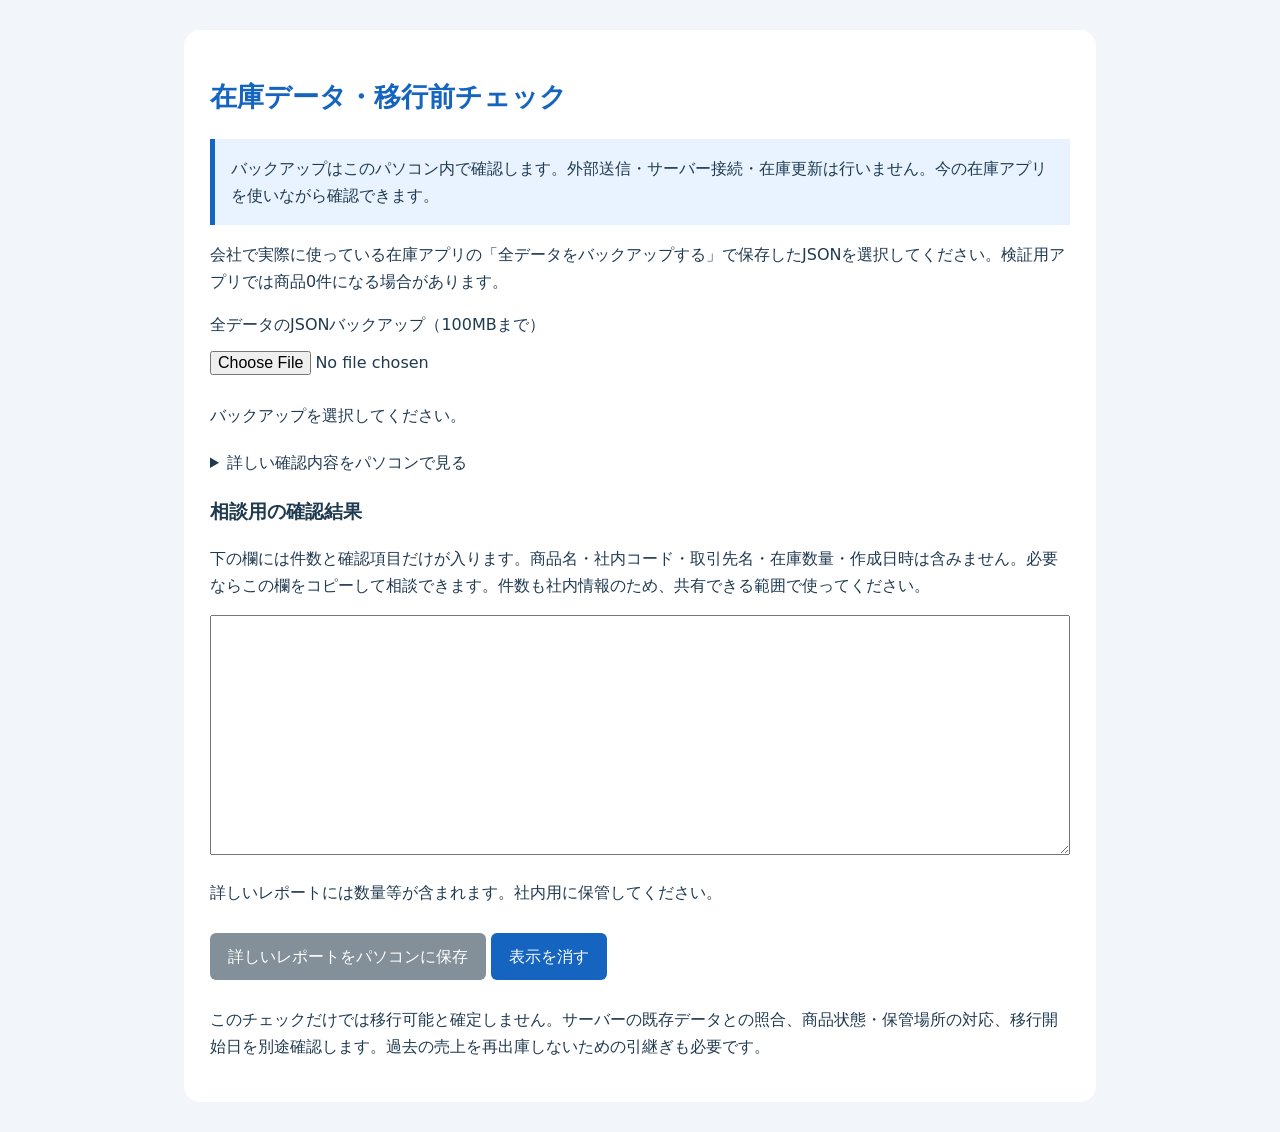
<file: migration/backup-audit.html>
<!doctype html><html lang="ja"><head><meta charset="utf-8"><meta name="viewport" content="width=device-width,initial-scale=1">
<meta http-equiv="Content-Security-Policy" content="default-src 'none'; script-src 'self' 'unsafe-inline'; style-src 'unsafe-inline'; connect-src 'none'; base-uri 'none'; form-action 'none'; object-src 'none'">
<title>在庫データ・移行前チェック</title>
<style>body{font-family:system-ui,sans-serif;background:#f2f6fa;color:#203a50;margin:0;line-height:1.7}main{max-width:860px;margin:30px auto;padding:26px;background:white;border-radius:16px}h1{font-size:1.7rem;color:#1565c0}h2{font-size:1.2rem}.note{padding:16px;background:#e8f3ff;border-left:5px solid #1565c0}button,input{font:inherit;margin:10px 0;max-width:100%}button{padding:10px 18px;background:#1565c0;color:white;border:0;border-radius:6px;cursor:pointer}button:disabled{background:#83909a}textarea{box-sizing:border-box;width:100%;height:240px;font:14px monospace}table{border-collapse:collapse;width:100%}th,td{text-align:left;border-bottom:1px solid #ddd;padding:7px}details{margin:20px 0}@media(max-width:600px){main{margin:0;padding:18px;border-radius:0}}</style></head><body><main>
<h1>在庫データ・移行前チェック</h1>
<p class="note">バックアップはこのパソコン内で確認します。外部送信・サーバー接続・在庫更新は行いません。今の在庫アプリを使いながら確認できます。</p>
<p>会社で実際に使っている在庫アプリの「全データをバックアップする」で保存したJSONを選択してください。検証用アプリでは商品0件になる場合があります。</p>
<label for="file">全データのJSONバックアップ（100MBまで）</label><br><input id="file" type="file" accept=".json,application/json">
<p id="message" role="status" aria-live="polite">バックアップを選択してください。</p><section id="result"></section>
<details><summary>詳しい確認内容をパソコンで見る</summary><div id="details"></div></details>
<h2>相談用の確認結果</h2><p>下の欄には件数と確認項目だけが入ります。商品名・社内コード・取引先名・在庫数量・作成日時は含みません。必要ならこの欄をコピーして相談できます。件数も社内情報のため、共有できる範囲で使ってください。</p>
<textarea id="share" readonly aria-label="相談用の確認結果"></textarea>
<p>詳しいレポートには数量等が含まれます。社内用に保管してください。</p><button id="download" disabled>詳しいレポートをパソコンに保存</button> <button id="reset">表示を消す</button>
<p>このチェックだけでは移行可能と確定しません。サーバーの既存データとの照合、商品状態・保管場所の対応、移行開始日を別途確認します。過去の売上を再出庫しないための引継ぎも必要です。</p>
</main><script src="backup-audit.js"></script><script src="backup-audit-ui.js"></script></body></html>
</file>
<file: style.css>
* {
  box-sizing: border-box;
}

body {
  margin: 0;
  background-color: #f3f6f9;
  color: #263238;
  font-family:
    "Yu Gothic",
    "Meiryo",
    sans-serif;
  line-height: 1.6;
}

header {
  background-color: #1565c0;
  color: #ffffff;
  padding: 20px 15px;
  text-align: center;
}

header h1 {
  margin: 0;
  font-size: 26px;
}

main {
  width: 100%;
  max-width: 1200px;
  margin: 0 auto;
  padding: 20px 15px 40px;
}

section {
  margin-bottom: 25px;
  padding: 24px;
  background-color: #ffffff;
  border-radius: 12px;
  box-shadow:
    0 3px 12px rgba(0, 0, 0, 0.08);
}

h2 {
  margin-top: 0;
  padding-bottom: 10px;
  color: #1565c0;
  border-bottom: 3px solid #90caf9;
  font-size: 22px;
}

#home p {
  display: inline-block;
  min-width: 180px;
  margin: 5px 10px 15px 0;
  padding: 15px;
  background-color: #e3f2fd;
  border-radius: 8px;
  font-size: 18px;
  font-weight: bold;
}

#home #out-of-stock-summary {
  background-color: #ffebee;
  color: #b71c1c;
}

#home #low-stock-summary {
  background-color: #fff3e0;
  color: #e65100;
}

button {
  min-height: 48px;
  margin: 5px;
  padding: 12px 20px;
  border: none;
  border-radius: 8px;
  background-color: #1565c0;
  color: #ffffff;
  font-size: 17px;
  font-weight: bold;
  cursor: pointer;
}

button:hover {
  filter: brightness(0.9);
}

button:active {
  transform: scale(0.98);
}

form {
  display: grid;
  gap: 18px;
}

form div {
  display: grid;
  gap: 7px;
}

label {
  font-size: 16px;
  font-weight: bold;
}

small {
  color: #546e7a;
  font-size: 14px;
}

input,
select,
textarea {
  width: 100%;
  min-height: 48px;
  padding: 10px 12px;
  border: 2px solid #b0bec5;
  border-radius: 8px;
  background-color: #ffffff;
  font-family: inherit;
  font-size: 17px;
}

textarea {
  min-height: 100px;
  resize: vertical;
}

input:focus,
select:focus,
textarea:focus {
  border-color: #1565c0;
  outline: 3px solid #bbdefb;
}

input[readonly] {
  background-color: #eceff1;
  color: #455a64;
}

form button[type="submit"] {
  width: 100%;
  margin: 10px 0 0;
  background-color: #2e7d32;
  font-size: 18px;
}

#stock-in-from-detail-button,
#stock-in-form button[type="submit"] {
  background-color: #2e7d32;
}

#stock-out-from-detail-button,
#stock-out-form button[type="submit"],
#delete-from-detail-button {
  background-color: #c62828;
}

#stock-adjust-from-detail-button,
#stock-adjust-form button[type="submit"] {
  background-color: #ef6c00;
}

#edit-from-detail-button {
  background-color: #1565c0;
}

hr {
  display: none;
}

#product-list,
#stock-movement-history {
  overflow-x: auto;
}

#product-list table,
#stock-movement-history table,
#product-detail table {
  width: 100%;
  border-collapse: collapse;
  background-color: #ffffff;
}

#product-list th,
#product-list td,
#stock-movement-history th,
#stock-movement-history td,
#product-detail th,
#product-detail td {
  padding: 12px 10px;
  border: 1px solid #cfd8dc;
  text-align: left;
  vertical-align: middle;
}

#product-list th,
#stock-movement-history th,
#product-detail th {
  background-color: #1565c0;
  color: #ffffff;
  white-space: nowrap;
}

#product-list table {
  min-width: 1250px;
}

#product-list tbody tr:hover {
  filter: brightness(0.97);
}

#product-list tbody tr.stock-low-row {
  background-color: #fff3e0;
}

#product-list tbody tr.stock-out-row {
  background-color: #ffebee;
}

.status-badge {
  display: inline-block;
  min-width: 76px;
  padding: 5px 9px;
  border-radius: 20px;
  text-align: center;
  font-weight: bold;
  white-space: nowrap;
}

.status-normal {
  background-color: #e8f5e9;
  color: #1b5e20;
}

.status-low {
  background-color: #ffe0b2;
  color: #e65100;
}

.status-out {
  background-color: #ffcdd2;
  color: #b71c1c;
}

.detail-status-normal {
  color: #1b5e20;
  font-weight: bold;
}

.detail-status-low {
  color: #e65100;
  font-weight: bold;
}

.detail-status-out {
  color: #b71c1c;
  font-weight: bold;
}

#stock-movement-history table {
  min-width: 1250px;
}

#stock-movement-history tbody tr.movement-in {
  background-color: #e8f5e9;
}

#stock-movement-history tbody tr.movement-out {
  background-color: #ffebee;
}

#stock-movement-history tbody tr.movement-other {
  background-color: #fff8e1;
}

#movement-history-count,
#search-result-message {
  padding: 10px 12px;
  background-color: #e3f2fd;
  border-radius: 8px;
  font-weight: bold;
}

@media (max-width: 700px) {
  header {
    padding: 16px 10px;
  }

  header h1 {
    font-size: 21px;
  }

  main {
    padding: 12px 10px 30px;
  }

  section {
    padding: 18px 14px;
    border-radius: 10px;
  }

  h2 {
    font-size: 20px;
  }

  #home p {
    display: block;
    width: 100%;
    margin-right: 0;
  }

  #home button {
    width: 100%;
    margin: 6px 0;
  }

  input,
  select,
  textarea {
    font-size: 16px;
  }

  #product-detail button {
    width: 100%;
    margin: 6px 0;
  }
}
/* v205 確認ダイアログの文字色修正 */
/* 共通の警告・確認ダイアログ */
body.app-dialog-open {
  overflow: hidden;
}

.app-dialog-overlay {
  position: fixed;
  inset: 0;
  z-index: 2147483647;
  display: flex;
  align-items: center;
  justify-content: center;
  padding: 24px;
  box-sizing: border-box;
  background-color: rgba(0, 0, 0, 0.76);
}

.app-dialog-modal {
  width: min(760px, 100%);
  max-height: calc(100vh - 48px);
  overflow-y: auto;
  box-sizing: border-box;
  border: 5px solid #1565c0;
  border-radius: 18px;
  background-color: #ffffff;
  box-shadow: 0 18px 60px rgba(0, 0, 0, 0.45);
}

.app-dialog-header {
  display: flex;
  align-items: center;
  gap: 14px;
  padding: 20px 24px;
  background-color: #e3f2fd;
  color: #0d47a1;
}

.app-dialog-icon {
  flex: 0 0 auto;
  font-size: 44px;
  line-height: 1;
}

.app-dialog-title {
  margin: 0;
  color: inherit;
  font-size: 28px;
  line-height: 1.35;
}

.app-dialog-content {
  padding: 24px;
}

.app-dialog-message {
  margin: 0 0 18px;
  color: #263238;
  font-size: 19px;
  font-weight: 700;
  line-height: 1.7;
}

.app-dialog-details {
  display: grid;
  gap: 0;
  overflow: hidden;
  margin: 0 0 18px;
  border: 2px solid #cfd8dc;
  border-radius: 12px;
  background-color: #ffffff;
}

.app-dialog-detail-row {
  display: grid;
  grid-template-columns: 180px minmax(0, 1fr);
  border-bottom: 1px solid #cfd8dc;
}

.app-dialog-detail-row:last-child {
  border-bottom: 0;
}

.app-dialog-detail-row strong,
.app-dialog-detail-row span {
  padding: 13px 14px;
  font-size: 18px;
  line-height: 1.5;
  overflow-wrap: anywhere;
}

.app-dialog-detail-row strong {
  background-color: #f5f5f5;
}

.app-dialog-notice {
  padding: 16px 18px;
  border-left: 7px solid #ef6c00;
  border-radius: 10px;
  background-color: #fff3e0;
  color: #bf360c;
  font-size: 18px;
  font-weight: bold;
  line-height: 1.65;
}

.app-dialog-actions {
  display: grid;
  grid-template-columns: repeat(2, minmax(0, 1fr));
  gap: 12px;
  padding: 0 24px 24px;
}

.app-dialog-actions .app-dialog-button:only-child {
  grid-column: 1 / -1;
}

.app-dialog-button {
  min-height: 62px;
  margin: 0;
  border: 0;
  border-radius: 12px;
  font-size: 20px;
  font-weight: bold;
  cursor: pointer;
}

.app-dialog-button.app-dialog-confirm {
  background-color: #1565c0;
  color: #ffffff;
}

.app-dialog-cancel {
  background-color: #546e7a;
  color: #ffffff;
}

.app-dialog-button:hover,
.app-dialog-button:focus-visible {
  outline: 4px solid #ffcc80;
  outline-offset: 2px;
  filter: brightness(0.94);
}

.app-dialog-warning {
  border-color: #ef6c00;
}

.app-dialog-warning .app-dialog-header {
  background-color: #fff3e0;
  color: #bf360c;
}

.app-dialog-warning .app-dialog-confirm {
  background-color: #ef6c00;
}

.app-dialog-danger {
  border-color: #c62828;
}

.app-dialog-danger .app-dialog-header {
  background-color: #ffebee;
  color: #b71c1c;
}

.app-dialog-danger .app-dialog-confirm {
  background-color: #c62828;
}

.app-dialog-success {
  border-color: #2e7d32;
}

.app-dialog-success .app-dialog-header {
  background-color: #e8f5e9;
  color: #1b5e20;
}

.app-dialog-success .app-dialog-confirm {
  background-color: #2e7d32;
}

@media (max-width: 700px) {
  .app-dialog-overlay {
    padding: 12px;
  }

  .app-dialog-modal {
    max-height: calc(100vh - 24px);
    border-width: 4px;
    border-radius: 14px;
  }

  .app-dialog-header {
    gap: 10px;
    padding: 16px;
  }

  .app-dialog-icon {
    font-size: 36px;
  }

  .app-dialog-title {
    font-size: 23px;
  }

  .app-dialog-content {
    padding: 18px 16px;
  }

  .app-dialog-message {
    font-size: 17px;
  }

  .app-dialog-detail-row {
    grid-template-columns: 1fr;
  }

  .app-dialog-detail-row strong,
  .app-dialog-detail-row span {
    padding: 10px 12px;
    font-size: 17px;
  }

  .app-dialog-detail-row strong {
    padding-bottom: 6px;
  }

  .app-dialog-detail-row span {
    padding-top: 6px;
  }

  .app-dialog-notice {
    font-size: 17px;
  }

  .app-dialog-actions {
    grid-template-columns: 1fr;
    padding: 0 16px 16px;
  }

  .app-dialog-button {
    min-height: 58px;
    font-size: 19px;
  }
}


/* =========================================================
   v101 商品別在庫履歴
   ========================================================= */
#product-history-from-detail-button,
#back-detail-from-product-history,
#back-detail-from-product-history-bottom {
  background-color: #1565c0;
}

#product-stock-history {
  overflow-x: hidden;
}

.product-history-help {
  padding: 12px 14px;
  border-radius: 10px;
  background-color: #e3f2fd;
  color: #0d47a1;
  font-weight: 700;
  line-height: 1.7;
}

.product-history-summary {
  display: grid;
  grid-template-columns: repeat(4, minmax(0, 1fr));
  gap: 10px;
  margin: 14px 0;
}

.product-history-summary > div {
  padding: 12px 14px;
  border: 1px solid #bbdefb;
  border-radius: 10px;
  background-color: #f8fbff;
}

.product-history-summary span,
.product-history-summary strong {
  display: block;
  overflow-wrap: anywhere;
}

.product-history-summary span {
  margin-bottom: 5px;
  color: #546e7a;
  font-size: 14px;
  font-weight: 700;
}

.product-history-summary strong {
  color: #263238;
  font-size: 18px;
}

.product-history-summary-wide {
  grid-column: 1 / -1;
}

#product-history-count {
  padding: 10px 12px;
  border-radius: 8px;
  background-color: #e3f2fd;
  font-weight: 800;
}

.product-history-table-wrap {
  width: 100%;
  margin: 14px 0;
  overflow-x: auto;
  border: 1px solid #cfd8dc;
  border-radius: 10px;
}

#product-stock-history table {
  width: 100%;
  min-width: 1180px;
  border-collapse: collapse;
  background-color: #ffffff;
}

#product-stock-history th,
#product-stock-history td {
  padding: 11px 10px;
  border: 1px solid #cfd8dc;
  text-align: left;
  vertical-align: top;
  line-height: 1.55;
}

#product-stock-history th {
  background-color: #1565c0;
  color: #ffffff;
  white-space: nowrap;
}

#product-stock-history tbody tr.product-history-in {
  background-color: #e8f5e9;
}

#product-stock-history tbody tr.product-history-out {
  background-color: #ffebee;
}

#product-stock-history tbody tr.product-history-transfer {
  background-color: #e3f2fd;
}

#product-stock-history tbody tr.product-history-other {
  background-color: #fff8e1;
}

.product-history-type {
  font-weight: 800;
  white-space: nowrap;
}

.product-history-qty-plus {
  color: #1b5e20;
  font-weight: 900;
  white-space: nowrap;
}

.product-history-qty-minus {
  color: #b71c1c;
  font-weight: 900;
  white-space: nowrap;
}

.product-history-qty-transfer {
  color: #0d47a1;
  font-weight: 900;
  white-space: nowrap;
}

@media (max-width: 700px) {
  .product-history-summary {
    grid-template-columns: 1fr 1fr;
  }

  .product-history-summary-wide {
    grid-column: 1 / -1;
  }

  #product-history-from-detail-button,
  #back-detail-from-product-history,
  #back-detail-from-product-history-bottom {
    width: 100%;
    margin: 6px 0;
  }
}


/* =========================================================
   v102 商品詳細画面の操作ボタン整理
   ========================================================= */
.product-detail-actions {
  display: grid;
  gap: 14px;
  margin-top: 16px;
}

.product-detail-action-group {
  padding: 14px;
  border: 1px solid #d7e0e8;
  border-radius: 12px;
  background-color: #f8fafc;
}

.product-detail-action-group h3 {
  margin: 0 0 10px;
  color: #37474f;
  font-size: 17px;
}

.product-detail-action-group-main {
  border-left: 5px solid #2e7d32;
  background-color: #f5fbf6;
}

.product-detail-action-group-admin {
  border-left: 5px solid #ef6c00;
  background-color: #fffaf5;
}

.product-detail-action-buttons {
  display: grid;
  grid-template-columns: repeat(3, minmax(0, 1fr));
  gap: 10px;
}

.product-detail-action-buttons button,
.product-detail-action-group-back button {
  width: 100%;
  min-height: 54px;
  margin: 0;
}

#product-history-from-detail-button {
  background-color: #1565c0;
}

#back-list-from-detail {
  background-color: #546e7a;
}

.product-detail-action-group-back {
  padding: 0;
  border: none;
  background: transparent;
}

@media (max-width: 700px) {
  .product-detail-action-buttons {
    grid-template-columns: 1fr;
  }

  .product-detail-action-group {
    padding: 12px;
  }

  .product-detail-action-buttons button,
  .product-detail-action-group-back button {
    min-height: 56px;
    font-size: 17px;
  }
}


/* =========================================================
   v103 商品別在庫履歴を見やすく整理
   ========================================================= */
.product-history-heading {
  display: flex;
  align-items: flex-start;
  justify-content: space-between;
  gap: 16px;
  margin-bottom: 12px;
  padding-bottom: 12px;
  border-bottom: 3px solid #90caf9;
}

.product-history-heading h2 {
  margin: 0 0 6px;
  border-bottom: none;
}

.product-history-heading p {
  margin: 0;
  color: #546e7a;
  line-height: 1.6;
}

.product-history-heading #back-detail-from-product-history {
  flex: 0 0 auto;
  min-width: 190px;
  margin: 0;
}

.product-history-product-main {
  grid-column: span 2;
}

.product-history-stock-card strong {
  color: #1565c0;
  font-size: 24px;
}

.product-history-overview {
  display: grid;
  grid-template-columns: repeat(6, minmax(0, 1fr));
  gap: 10px;
  margin: 14px 0;
}

.product-history-overview > div {
  padding: 12px;
  border: 1px solid #cfd8dc;
  border-radius: 10px;
  background: #ffffff;
  text-align: center;
}

.product-history-overview span,
.product-history-overview strong {
  display: block;
}

.product-history-overview span {
  margin-bottom: 4px;
  color: #546e7a;
  font-size: 14px;
  font-weight: 800;
}

.product-history-overview strong {
  font-size: 21px;
}

.history-overview-registration {
  border-top: 4px solid #7e57c2 !important;
}

.history-overview-in {
  border-top: 4px solid #2e7d32 !important;
}

.history-overview-out {
  border-top: 4px solid #c62828 !important;
}

.history-overview-adjust {
  border-top: 4px solid #ef6c00 !important;
}

.history-overview-transfer {
  border-top: 4px solid #1565c0 !important;
}

.product-history-filter-area {
  margin: 14px 0;
  padding: 14px;
  border: 1px solid #bbdefb;
  border-radius: 12px;
  background: #f8fbff;
}

.product-history-filter-area > strong {
  display: block;
  margin-bottom: 10px;
  color: #37474f;
}

.product-history-filter-buttons {
  display: flex;
  flex-wrap: wrap;
  gap: 8px;
}

.product-history-filter-buttons button {
  min-height: 44px;
  margin: 0;
  padding: 8px 16px;
  border: 2px solid #90a4ae;
  border-radius: 999px;
  background: #ffffff;
  color: #37474f;
}

.product-history-filter-buttons button.is-active {
  border-color: #1565c0;
  background: #1565c0;
  color: #ffffff;
}

.product-history-table-wrap {
  overflow-x: auto;
}

#product-stock-history table {
  min-width: 1060px;
}

#product-stock-history th:nth-child(1) {
  width: 130px;
}

#product-stock-history th:nth-child(2) {
  width: 130px;
}

#product-stock-history th:nth-child(3),
#product-stock-history th:nth-child(4) {
  width: 110px;
}

#product-stock-history th:nth-child(6) {
  width: 180px;
}

.product-history-datetime strong,
.product-history-datetime span,
.product-history-person-reason strong,
.product-history-person-reason span {
  display: block;
}

.product-history-datetime span,
.product-history-person-reason span {
  margin-top: 3px;
  color: #607d8b;
  font-size: 13px;
}

.product-history-type-badge {
  display: inline-block;
  padding: 5px 9px;
  border-radius: 999px;
  font-weight: 900;
  white-space: nowrap;
}

.product-history-type-registration {
  background: #ede7f6;
  color: #4527a0;
}

.product-history-type-in {
  background: #c8e6c9;
  color: #1b5e20;
}

.product-history-type-out {
  background: #ffcdd2;
  color: #b71c1c;
}

.product-history-type-adjust {
  background: #ffe0b2;
  color: #bf360c;
}

.product-history-type-transfer {
  background: #bbdefb;
  color: #0d47a1;
}

.product-history-empty-row td {
  padding: 24px !important;
  text-align: center !important;
  color: #546e7a;
  background: #fafafa;
}

@media (max-width: 700px) {
  .product-history-heading {
    display: grid;
    grid-template-columns: 1fr;
  }

  .product-history-heading #back-detail-from-product-history {
    width: 100%;
    min-width: 0;
  }

  .product-history-summary {
    grid-template-columns: 1fr 1fr;
  }

  .product-history-product-main,
  .product-history-summary-wide {
    grid-column: 1 / -1;
  }

  .product-history-overview {
    grid-template-columns: 1fr 1fr;
  }

  .product-history-overview > div:first-child {
    grid-column: 1 / -1;
  }

  .product-history-filter-buttons {
    display: grid;
    grid-template-columns: 1fr 1fr;
  }

  .product-history-filter-buttons button:first-child {
    grid-column: 1 / -1;
  }

  .product-history-table-wrap {
    overflow: visible;
    border: none;
  }

  #product-stock-history table,
  #product-stock-history tbody {
    display: block;
    width: 100%;
    min-width: 0;
  }

  #product-stock-history thead {
    display: none;
  }

  #product-stock-history tbody tr {
    display: block;
    margin-bottom: 14px;
    overflow: hidden;
    border: 1px solid #cfd8dc;
    border-radius: 12px;
  }

  #product-stock-history tbody td {
    display: grid;
    grid-template-columns: 112px minmax(0, 1fr);
    gap: 10px;
    width: auto;
    padding: 10px 12px;
    border: 0;
    border-bottom: 1px solid #e0e0e0;
    overflow-wrap: anywhere;
  }

  #product-stock-history tbody td:last-child {
    border-bottom: 0;
  }

  #product-stock-history tbody td::before {
    content: attr(data-label);
    color: #455a64;
    font-weight: 900;
  }

  #product-stock-history tbody tr.product-history-empty-row {
    border: 1px solid #cfd8dc;
  }

  #product-stock-history tbody tr.product-history-empty-row td {
    display: block;
  }

  #product-stock-history tbody tr.product-history-empty-row td::before {
    content: none;
  }

  #back-detail-from-product-history-bottom {
    width: 100%;
  }
}


.product-history-registration {
  background-color: #faf7ff;
}


/* =========================================================
   v106 商品別在庫履歴：保管場所・移動を行ごとに改行
   ========================================================= */
#product-stock-history td[data-label="保管場所・移動"] {
  white-space: pre-line;
  line-height: 1.7;
}

#product-stock-history td[data-label="メモ"] {
  overflow-wrap: anywhere;
  line-height: 1.6;
}


/* =========================================================
   v107 棚卸履歴メモを項目ごとに改行して整理
   ========================================================= */
#product-stock-history td[data-label="メモ"] {
  white-space: pre-line;
  line-height: 1.75;
}

#product-stock-history th:nth-child(7) {
  width: 270px;
}

@media (max-width: 700px) {
  #product-stock-history td[data-label="メモ"] {
    white-space: pre-line;
  }
}


/* =========================================================
   v108 商品詳細：追加発注
   ========================================================= */
.product-detail-action-group-order {
  border-left: 5px solid #1565c0;
  background-color: #f5f9ff;
}

.product-detail-order-help {
  margin: 0 0 12px;
  line-height: 1.7;
  color: #455a64;
}

.product-detail-order-buttons {
  grid-template-columns: minmax(0, 260px);
}

#add-order-remaining-from-detail-button,
#confirm-detail-order-add-button {
  background-color: #1565c0;
}

.detail-order-add-panel {
  margin-top: 14px;
  padding: 14px;
  border: 2px solid #90caf9;
  border-radius: 12px;
  background-color: #ffffff;
}

.detail-order-add-panel label {
  display: block;
  margin-bottom: 8px;
  font-size: 17px;
  font-weight: bold;
}

.detail-order-add-panel input {
  width: min(100%, 320px);
  min-height: 52px;
  margin: 0 0 8px;
  padding: 10px 12px;
  font-size: 20px;
  font-weight: bold;
}

.detail-order-add-panel small {
  display: block;
  margin-bottom: 12px;
  line-height: 1.6;
  color: #546e7a;
}

.detail-order-add-actions {
  display: flex;
  flex-wrap: wrap;
  gap: 10px;
}

.detail-order-add-actions button {
  min-height: 50px;
  margin: 0;
}

#cancel-detail-order-add-button {
  background-color: #607d8b;
}

.detail-order-add-message {
  min-height: 1.5em;
  margin: 10px 0 0;
  font-weight: bold;
}

.detail-order-add-message.is-success {
  color: #1b5e20;
}

.detail-order-add-message.is-error {
  color: #b71c1c;
}

@media (max-width: 700px) {
  .product-detail-order-buttons {
    grid-template-columns: 1fr;
  }

  .detail-order-add-panel input {
    width: 100%;
  }

  .detail-order-add-actions {
    display: grid;
    grid-template-columns: 1fr;
  }

  .detail-order-add-actions button {
    width: 100%;
    min-height: 56px;
    font-size: 17px;
  }
}

#shared-stock-compare {
  margin: 20px 0;
  padding: 18px;
  border: 1px solid #b6d5f0;
  border-radius: 12px;
  background: #fff;
}

#shared-stock-compare summary {
  padding: 8px 0;
  cursor: pointer;
}

#shared-stock-compare input:not([type="checkbox"]) {
  display: block;
  width: 100%;
  margin: 8px 0;
}

#shared-stock-compare article {
  margin: 10px 0;
  padding: 12px;
  border-radius: 8px;
  background: #f2f7fb;
  overflow-wrap: anywhere;
}

#shared-stock-compare .shared-compare-option {
  display: flex;
  align-items: center;
  gap: 8px;
  min-height: 44px;
  width: fit-content;
  cursor: pointer;
}

#shared-stock-compare .shared-compare-option input {
  flex: none;
  width: 20px;
  height: 20px;
}

#shared-stock-compare [data-preview] {
  padding: 12px;
  border: 1px solid #b6d5f0;
  border-radius: 8px;
}
</file>
